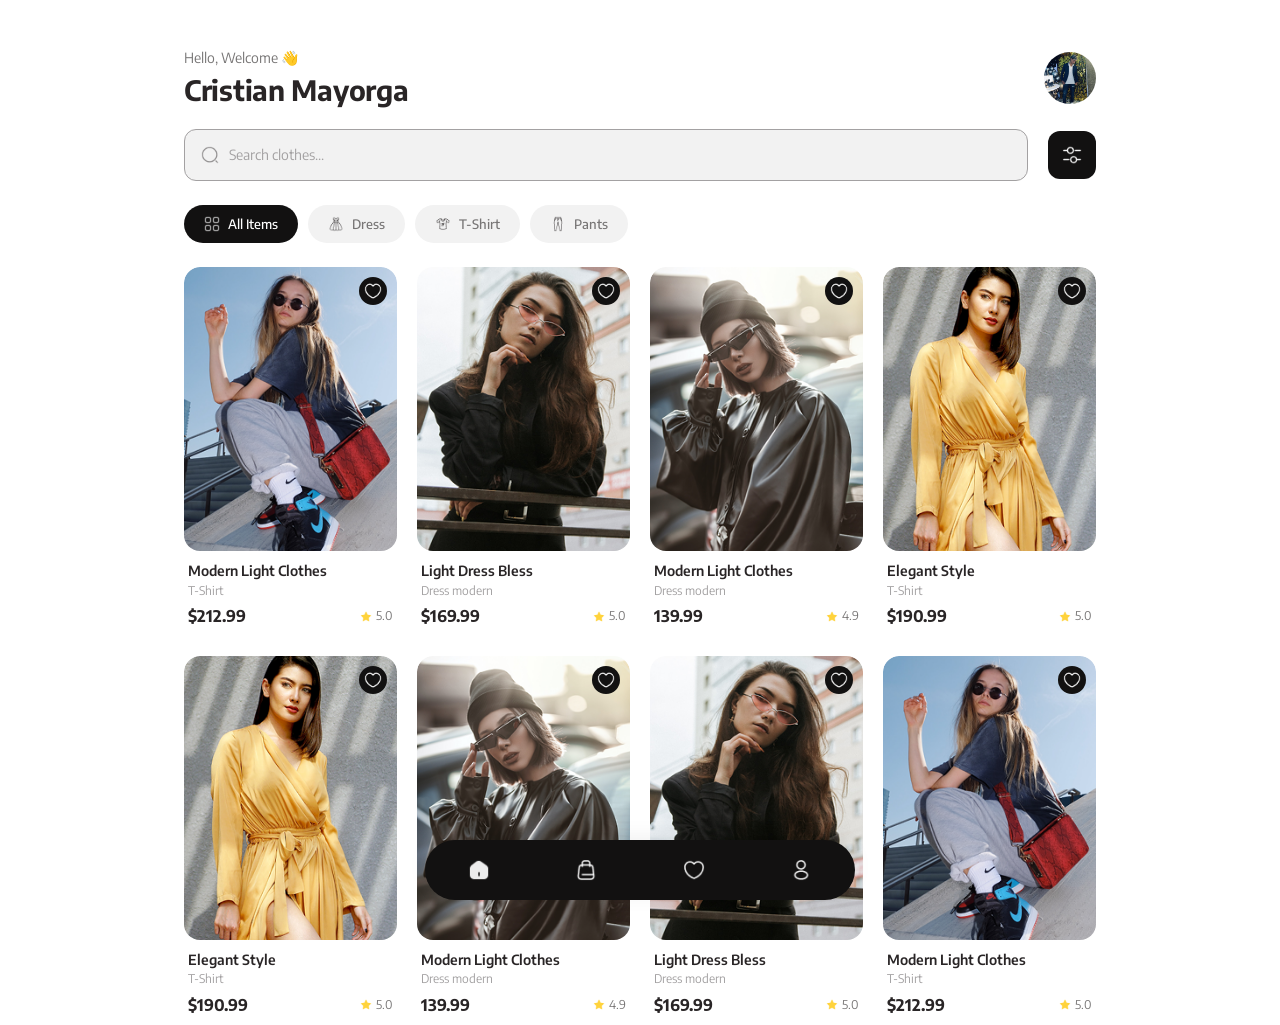
<file: index.html>
<!DOCTYPE html>
<html lang="es">
<head>
  <meta charset="UTF-8">
  <meta name="viewport" content="width=device-width, initial-scale=1.0">
  <title>StyleVibe - E-commerce de Ropa</title>
  <link rel="stylesheet" href="css/variables.css">
  <link rel="stylesheet" href="css/style.css">
  <link rel="icon" href="storage/img/icono.jpg">
</head>
<body>

  <div class="appContainer">
    <header class="header">
      <div class="headerGreeting">
        <span class="greetingLabel">Hello, Welcome 👋</span>
        <h1 class="greetingName">Cristian Mayorga</h1>
      </div>

      <!-- IMAGEN LOCAL: storage/img/avatars/avatar.jpg -->
      <div class="profileAvatar">
        <img src="storage/img/perfilfoto.jpg" alt="Daniel Mayorga">
      </div>
    </header>


    <!-- Contenedor que pone la barra y el botón lado a lado -->
<div class="searchRow">

  <!-- Barra de búsqueda (solo lupa + input) -->
  <div class="searchBar">
    <img src="storage/img/icons/lupa.png" alt="lupa" class="searchIcon">
    <input
      type="text"
      class="searchInput"
      placeholder="Search clothes..."
      aria-label="Buscar ropa"
    >
  </div>


  <div class="filterBtn">
    <img src="storage/img/icons/multimedia.png" alt="Filtros">
  </div>

</div>


    <div class="categoriesScroll">
      <a href="#" class="categoryChip categoryChip--active">
        <img src="storage/img/icons/cuadritos.png" alt="">
        All Items
      </a>

      <a href="#" class="categoryChip">
        <img src="storage/img/icons/dress.png" alt="dress">
        Dress
      </a>

      <a href="#" class="categoryChip">
        <img src="storage/img/icons/shirt.png" alt="shirt">
        T-Shirt
      </a>

      <a href="#" class="categoryChip">
        <img src="storage/img/icons/pants.png" alt="pants">
        Pants
      </a>
    </div>


    <!-- ============================================
         GRID DE PRODUCTOS
         Figma: 2 columnas, 4 productos visibles
         ============================================ -->
    <div class="productsGrid">

      <!-- ========== PRODUCTO 1 ========== -->
      <a href="views/detail.html" class="productCard">
        <div class="productImageWrap">
          <img
            src="storage/img/products/Product1.png"
            alt="Modern Light Clothes"
            class="productImage"
          >
          <span class="favoriteBtn">
            <img src="storage/img/icons/heart.png" alt="">
          </span>
        </div>
        <div class="productInfo">
          <h3 class="productTitle">Modern Light Clothes</h3>
          <p class="productCategory">T-Shirt</p>
          <div class="productMeta">
            <span class="productPrice">$212.99</span>
            <span class="productRating">
              <img src="storage/img/icons/start.png" alt="★">
              5.0
            </span>
          </div>
        </div>
      </a>

      <!-- ========== PRODUCTO 2 ========== -->
      <a href="views/detail2.html" class="productCard">
        <div class="productImageWrap">
          <img
            src="storage/img/products/Product2.png"
            alt="Light Dress Bless"
            class="productImage"
          >
          <span class="favoriteBtn">
            <img src="storage/img/icons/heart.png" alt="">
          </span>
        </div>
        <div class="productInfo">
          <h3 class="productTitle">Light Dress Bless</h3>
          <p class="productCategory">Dress modern</p>
          <div class="productMeta">
            <span class="productPrice">$169.99</span>
            <span class="productRating">
              <img src="storage/img/icons/start.png" alt="★">
              5.0
            </span>
          </div>
        </div>
      </a>

      <!-- ========== PRODUCTO 3 ========== -->
      <a href="views/detail3.html" class="productCard">
        <div class="productImageWrap">
          <img
            src="storage/img/products/Product3.png"
            alt="Modern Light Clothes"
            class="productImage"
          >
          <span class="favoriteBtn">
            <img src="storage/img/icons/heart.png" alt="">
          </span>
        </div>
        <div class="productInfo">
          <h3 class="productTitle">Modern Light Clothes</h3>
          <p class="productCategory">Dress modern</p>
          <div class="productMeta">
            <span class="productPrice">139.99</span>
            <span class="productRating">
              <img src="storage/img/icons/start.png" alt="★">
              4.9
            </span>
          </div>
        </div>
      </a>

      <!-- ========== PRODUCTO 4 ========== -->
      <a href="views/detail4.html" class="productCard">
        <div class="productImageWrap">
          <img
            src="storage/img/products/Product4.png"
            alt="Elegant Style"
            class="productImage"
          >
          <span class="favoriteBtn">
            <img src="storage/img/icons/heart.png" alt="">
          </span>
        </div>
        <div class="productInfo">
          <h3 class="productTitle">Elegant Style</h3>
          <p class="productCategory">T-Shirt</p>
          <div class="productMeta">
            <span class="productPrice">$190.99</span>
            <span class="productRating">
              <img src="storage/img/icons/start.png" alt="★">
              5.0
            </span>
          </div>
        </div>
      </a>

      <!-- ========== PRODUCTO 5 ========== -->
      <a href="views/detail4.html" class="productCard">
        <div class="productImageWrap">
          <img
            src="storage/img/products/Product4.png"
            alt="Elegant Style"
            class="productImage"
          >
          <span class="favoriteBtn">
            <img src="storage/img/icons/heart.png" alt="">
          </span>
        </div>
        <div class="productInfo">
          <h3 class="productTitle">Elegant Style</h3>
          <p class="productCategory">T-Shirt</p>
          <div class="productMeta">
            <span class="productPrice">$190.99</span>
            <span class="productRating">
              <img src="storage/img/icons/start.png" alt="★">
              5.0
            </span>
          </div>
        </div>
      </a>


      <a href="views/detail3.html" class="productCard">
        <div class="productImageWrap">
          <img
            src="storage/img/products/Product3.png"
            alt="Modern Light Clothes"
            class="productImage"
          >
          <span class="favoriteBtn">
            <img src="storage/img/icons/heart.png" alt="">
          </span>
        </div>
        <div class="productInfo">
          <h3 class="productTitle">Modern Light Clothes</h3>
          <p class="productCategory">Dress modern</p>
          <div class="productMeta">
            <span class="productPrice">139.99</span>
            <span class="productRating">
              <img src="storage/img/icons/start.png" alt="★">
              4.9
            </span>
          </div>
        </div>
      </a>

      <a href="views/detail2.html" class="productCard">
        <div class="productImageWrap">
          <img
            src="storage/img/products/Product2.png"
            alt="Light Dress Bless"
            class="productImage"
          >
          <span class="favoriteBtn">
            <img src="storage/img/icons/heart.png" alt="">
          </span>
        </div>
        <div class="productInfo">
          <h3 class="productTitle">Light Dress Bless</h3>
          <p class="productCategory">Dress modern</p>
          <div class="productMeta">
            <span class="productPrice">$169.99</span>
            <span class="productRating">
              <img src="storage/img/icons/start.png" alt="★">
              5.0
            </span>
          </div>
        </div>
      </a>


      <!-- ========== PRODUCTO 6 ========== -->
      <a href="views/detail.html" class="productCard">
        <div class="productImageWrap">
          <img
            src="storage/img/products/Product1.png"
            alt="Modern Light Clothes"
            class="productImage"
          >
          <span class="favoriteBtn">
            <img src="storage/img/icons/heart.png" alt="">
          </span>
        </div>
        <div class="productInfo">
          <h3 class="productTitle">Modern Light Clothes</h3>
          <p class="productCategory">T-Shirt</p>
          <div class="productMeta">
            <span class="productPrice">$212.99</span>
            <span class="productRating">
              <img src="storage/img/icons/start.png" alt="★">
              5.0
            </span>
          </div>
        </div>
      </a>



    </div>

  </div>


  <!-- ============================================
                NAVBAR INFERIORaaa
            home, bag, heart, profile
  ============================================ -->
  <nav class="navbarMobile">
    <a href="index.html" class="navItem navItem--active" aria-label="Inicio">
      <!-- ÍCONO: storage/img/icons/nav-home.svg -->
      <img src="storage/img/icons/home.png" alt="Home">
    </a>

    <a href="views/checkout.html" class="navItem" aria-label="Carrito">
      <img src="storage/img/icons/bag.png" alt="Bag">
    </a>

    <a href="#" class="navItem" aria-label="Favoritos">
      <img src="storage/img/icons/heart.png" alt="Favorites">
    </a>

    <a href="views/perfil.html" class="navItem" aria-label="Perfil">
      <img src="storage/img/icons/profile.png" alt="Profile">
    </a>
  </nav>

</body>
</html>
</file>
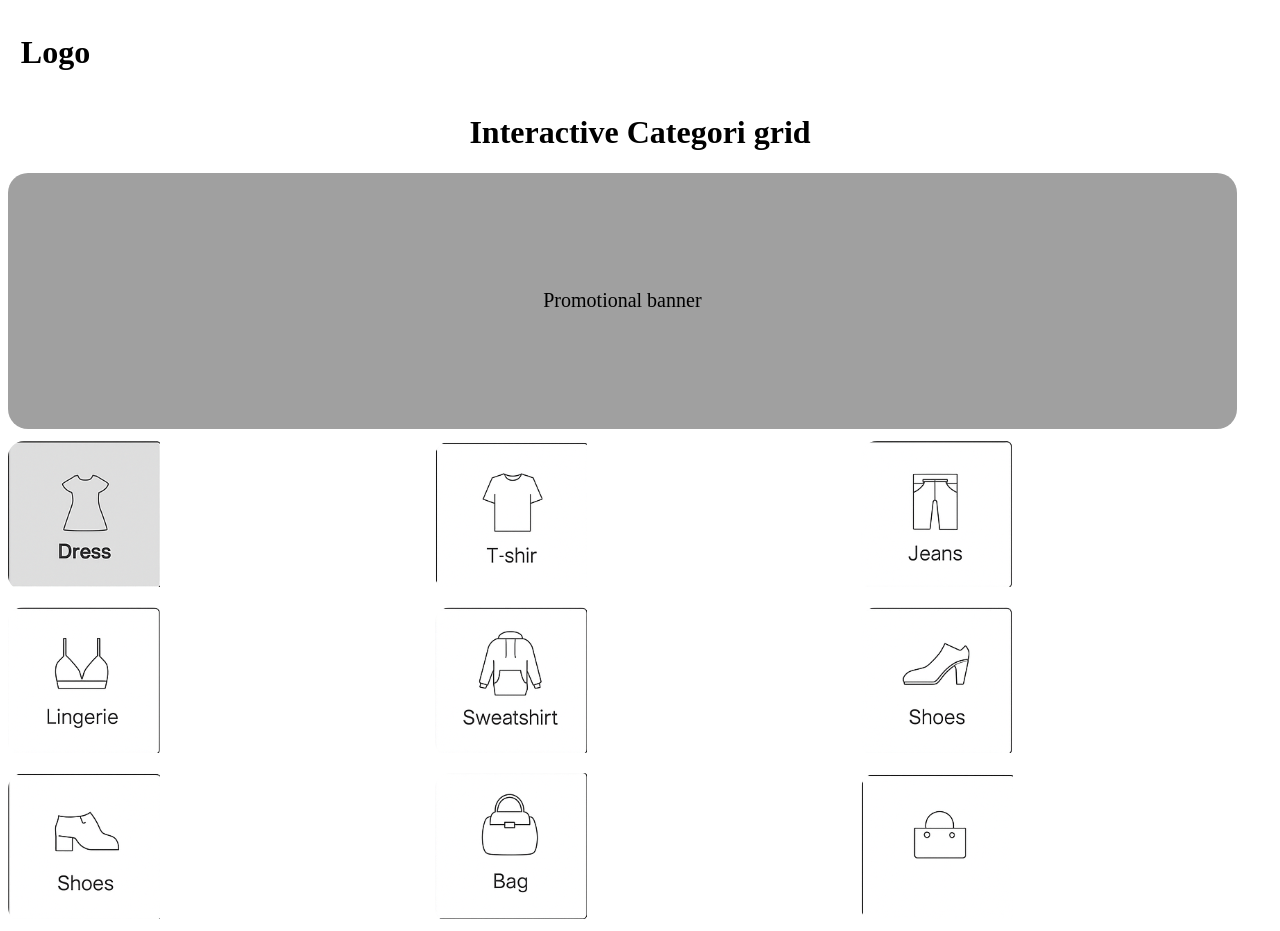
<file: views/categories.html>
<!DOCTYPE html>
<html lang="en">
<head>
    <meta charset="UTF-8">
    <meta name="viewport" content="width=device-width, initial-scale=1.0">
    <link rel="stylesheet" href="../css/categories.css">
    <link rel="stylesheet" href="../css/variables.css">
    <title>Categories</title>
</head>
<body>
    <div class="contenedor">
        <div class="logo">
            <h1>Logo</h1>
        </div>
        <div class="lineass">
            <span class="lineas"></span>
            <span class="lineas"></span>
        </div>
    </div>

    <div clas="categoriTitulo">
        <h1 id="categori">Interactive Categori grid</h1>
    </div>
    <div class="promo">
        <p id="texto">Promotional banner</p>
    </div>

    <div class="tarjetas">
        <div id="dress">
            <img src="../storage/img/Captura desde 2026-03-12 07-11-40.png" alt="">
        </div>
        <div id="dress">
            <img src="../storage/img/Captura desde 2026-03-12 07-11-46.png" alt="">
        </div>
        <div id="dress">
            <img src="../storage/img/Captura desde 2026-03-12 07-11-53.png" alt="">
        </div>
        <div id="dress">
            <img src="../storage/img/Captura desde 2026-03-12 07-11-59.png" alt="">
        </div>
        <div id="dress">
            <img src="../storage/img/Captura desde 2026-03-12 07-12-03.png" alt="">
        </div>
        <div id="dress">
            <img src="../storage/img/Captura desde 2026-03-12 07-12-09.png" alt="">
        </div>
        <div id="dress">
            <img src="../storage/img/Captura desde 2026-03-12 07-12-13.png" alt="">
        </div>
        <div id="dress">
            <img src="../storage/img/Captura desde 2026-03-12 07-12-17.png" alt="">
        </div>
        <div id="dress">
            <img src="../storage/img/Captura desde 2026-03-12 07-12-20.png" alt="">
        </div>
    </div>
</body>
</html>
</file>
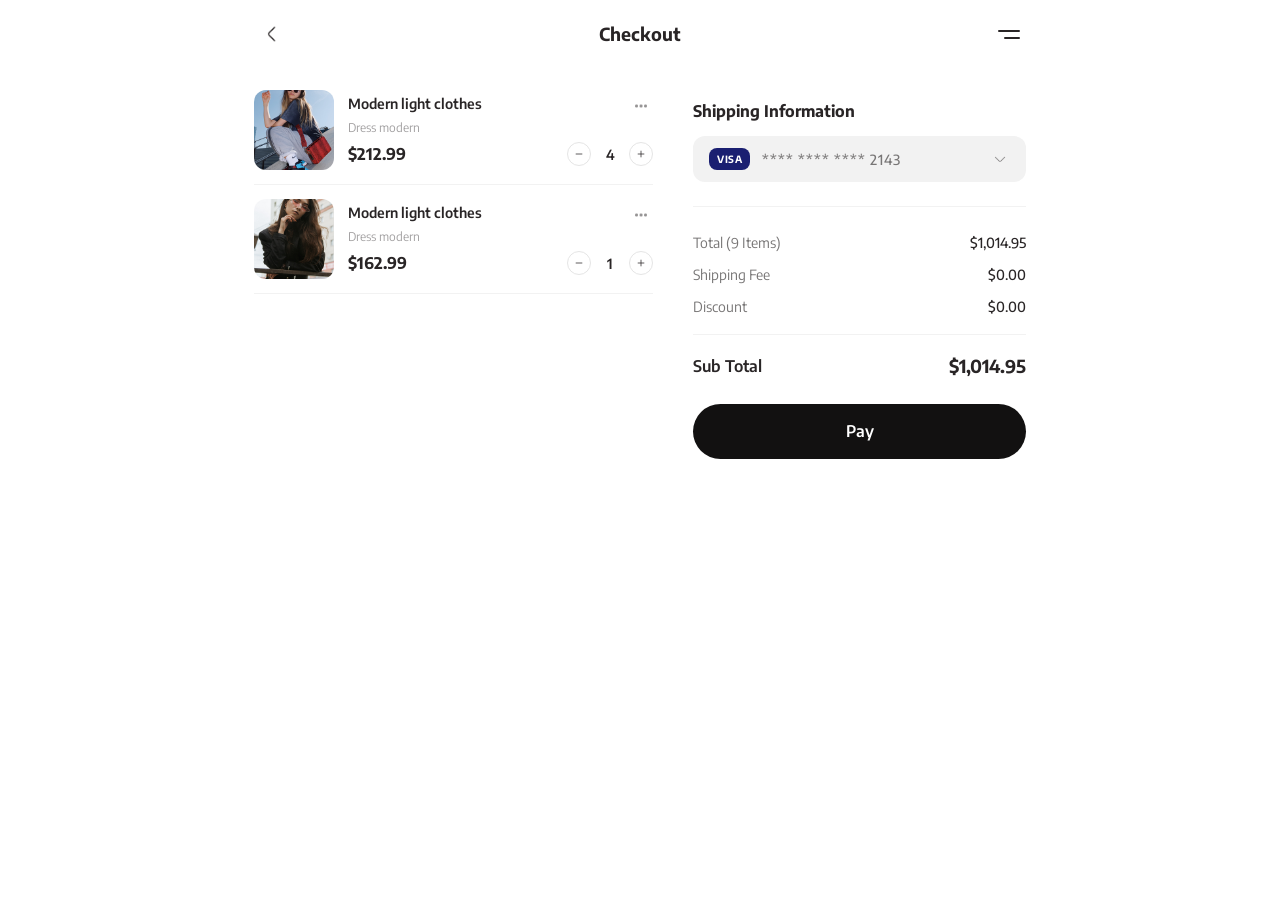
<file: views/checkout.html>
<!DOCTYPE html>
<html lang="es">
<head>
  <meta charset="UTF-8">
  <meta name="viewport" content="width=device-width, initial-scale=1.0">
  <title>Checkout - StyleVibe</title>

  <link rel="stylesheet" href="../css/variables.css">
  <link rel="stylesheet" href="../css/checkout.css">
</head>
<body>


  <header class="checkoutHeader">
    <!-- Botón ATRÁS -->
    <a href="detail.html" class="backBtn" aria-label="Volver">
      <img src="../storage/img/icons/atras.png" alt="Atrás">
    </a>

    <!-- Título -->
    <h1 class="checkoutTitle">Checkout</h1>

    <!-- Botón hamburguesa: abre el menú -->
    <a href="#mobileMenu" class="menuBtn" aria-label="Abrir menú">
      <span class="menuLine"></span>
      <span class="menuLine"></span>
    </a>
  </header>


  <!-- ============================================
       CONTENIDO PRINCIPAL
       ============================================ -->
  <main class="checkoutContent">

    <!-- =====================
         COLUMNA: Productos
         ===================== -->
    <div class="cartItemsSection">

      <!-- ========== PRODUCTO 1 ========== -->
      <div class="cartItem">
        <div class="cartItemImage">
          <img src="../storage/img/products/Product1.png" alt="Modern light clothes">
        </div>
        <div class="cartItemInfo">
          <div class="cartItemTop">
            <h3 class="cartItemTitle">Modern light clothes</h3>
            <button class="cartItemMenu" aria-label="Opciones">
              <img src="../storage/img/icons/tres.png" alt="...">
            </button>
          </div>
          <p class="cartItemCategory">Dress modern</p>
          <div class="cartItemBottom">
            <span class="cartItemPrice">$212.99</span>
            <div class="cartQty">
              <span class="cartQtyBtn" aria-label="Reducir">
                <img src="../storage/img/icons/menos.png" alt="−">
              </span>
              <span class="cartQtyNum">4</span>
              <span class="cartQtyBtn" aria-label="Aumentar">
                <img src="../storage/img/icons/mas.png" alt="+">
              </span>
            </div>
          </div>
        </div>
      </div>

      <!-- ========== PRODUCTO 2 ========== -->
      <div class="cartItem">
        <div class="cartItemImage">
          <img src="../storage/img/products/Product2.png" alt="Modern light clothes">
        </div>
        <div class="cartItemInfo">
          <div class="cartItemTop">
            <h3 class="cartItemTitle">Modern light clothes</h3>
            <button class="cartItemMenu" aria-label="Opciones">
              <img src="../storage/img/icons/tres.png" alt="...">
            </button>
          </div>
          <p class="cartItemCategory">Dress modern</p>
          <div class="cartItemBottom">
            <span class="cartItemPrice">$162.99</span>
            <div class="cartQty">
              <span class="cartQtyBtn" aria-label="Reducir">
                <img src="../storage/img/icons/menos.png" alt="−">
              </span>
              <span class="cartQtyNum">1</span>
              <span class="cartQtyBtn" aria-label="Aumentar">
                <img src="../storage/img/icons/mas.png" alt="+">
              </span>
            </div>
          </div>
        </div>
      </div>

    </div><!-- Fin cartItemsSection -->


    <!-- =====================
         COLUMNA: Resumen y Pago
         ===================== -->
    <div class="checkoutSidebar">

      <!-- SHIPPING INFORMATION -->
      <div class="shippingSection">
        <p class="sectionLabel">Shipping Information</p>

        <div class="paymentCard">
          <span class="visaBadge">VISA</span>
          <span class="paymentNumber">**** **** **** 2143</span>
          <span class="paymentDropdown">
            <img src="../storage/img/icons/under.png" alt="▼">
          </span>
        </div>
      </div>

      <!-- RESUMEN DE COMPRA -->
      <div class="checkoutSummary">
        <div class="summaryRow">
          <span class="summaryLabel">Total (9 Items)</span>
          <span class="summaryValue">$1,014.95</span>
        </div>

        <div class="summaryRow">
          <span class="summaryLabel">Shipping Fee</span>
          <span class="summaryValue">$0.00</span>
        </div>

        <div class="summaryRow">
          <span class="summaryLabel">Discount</span>
          <span class="summaryValue">$0.00</span>
        </div>

        <hr class="summaryDivider">

        <div class="summaryRow summaryRow--total">
          <span class="summaryLabel">Sub Total</span>
          <span class="summaryValue">$1,014.95</span>
        </div>
      </div>

      <!-- BOTÓN PAY -->
      <div class="payBtnWrap">
        <a href="#confirmPurchase" class="payBtn">
          Pay
        </a>
      </div>

    </div><!-- Fin checkoutSidebar -->
  </main>


  <!-- ============================================
       MENÚ MÓVIL HAMBURGUESA
       Se abre con CSS :target al hacer clic en ≡
       ============================================ -->
  <div id="mobileMenu" class="mobileMenu">
    <!-- Fondo oscuro: al hacer clic cierra el menú -->
    <a href="#" class="mobileMenuOverlay" aria-label="Cerrar menú"></a>

    <!-- Panel lateral del menú -->
    <nav class="mobileMenuPanel">
      <!-- Header del menú -->
      <div class="mobileMenuHeader">
        <span class="mobileMenuTitle">Checkout</span>
        <a href="#" class="mobileMenuClose" aria-label="Cerrar">✕</a>
      </div>

      <!-- Links de navegación -->
      <a href="../index.html" class="mobileMenuItem">
        <img src="../storage/img/icons/home2.png" alt="">
        <span>Home</span>
      </a>

      <a href="../views/checkout.html" class="mobileMenuItem mobileMenuItem--active">
        <img src="../storage/img/icons/bag2.png" alt="">
        <span>Cart</span>
      </a>

      <a href="#" class="mobileMenuItem">
        <img src="../storage/img/icons/corazon.png" alt="">
        <span>Favorites</span>
      </a>

      <a href="../views/perfil.html" class="mobileMenuItem">
        <img src="../storage/img/icons/profile2.png" alt="">
        <span>Profile</span>
      </a>
    </nav>
  </div>


  <!-- ============================================
      MODAL DE CONFIRMACIÓN
      ============================================ -->
  <div id="confirmPurchase" class="confirmModal">
    <div class="confirmModalContent">
      <div class="confirmIcon">
        <img src="../storage/img/icons/chulo-Photoroom.png" alt="✓">
      </div>

      <h2 class="confirmTitle">Payment Successful!</h2>

      <p class="confirmText">
        Your order has been placed successfully.
        You will receive a confirmation email with
        your order details and tracking number.
      </p>

      <a href="../index.html" class="confirmBtn">
        Back to Home
      </a>
    </div>
  </div>

</body>
</html>
</file>
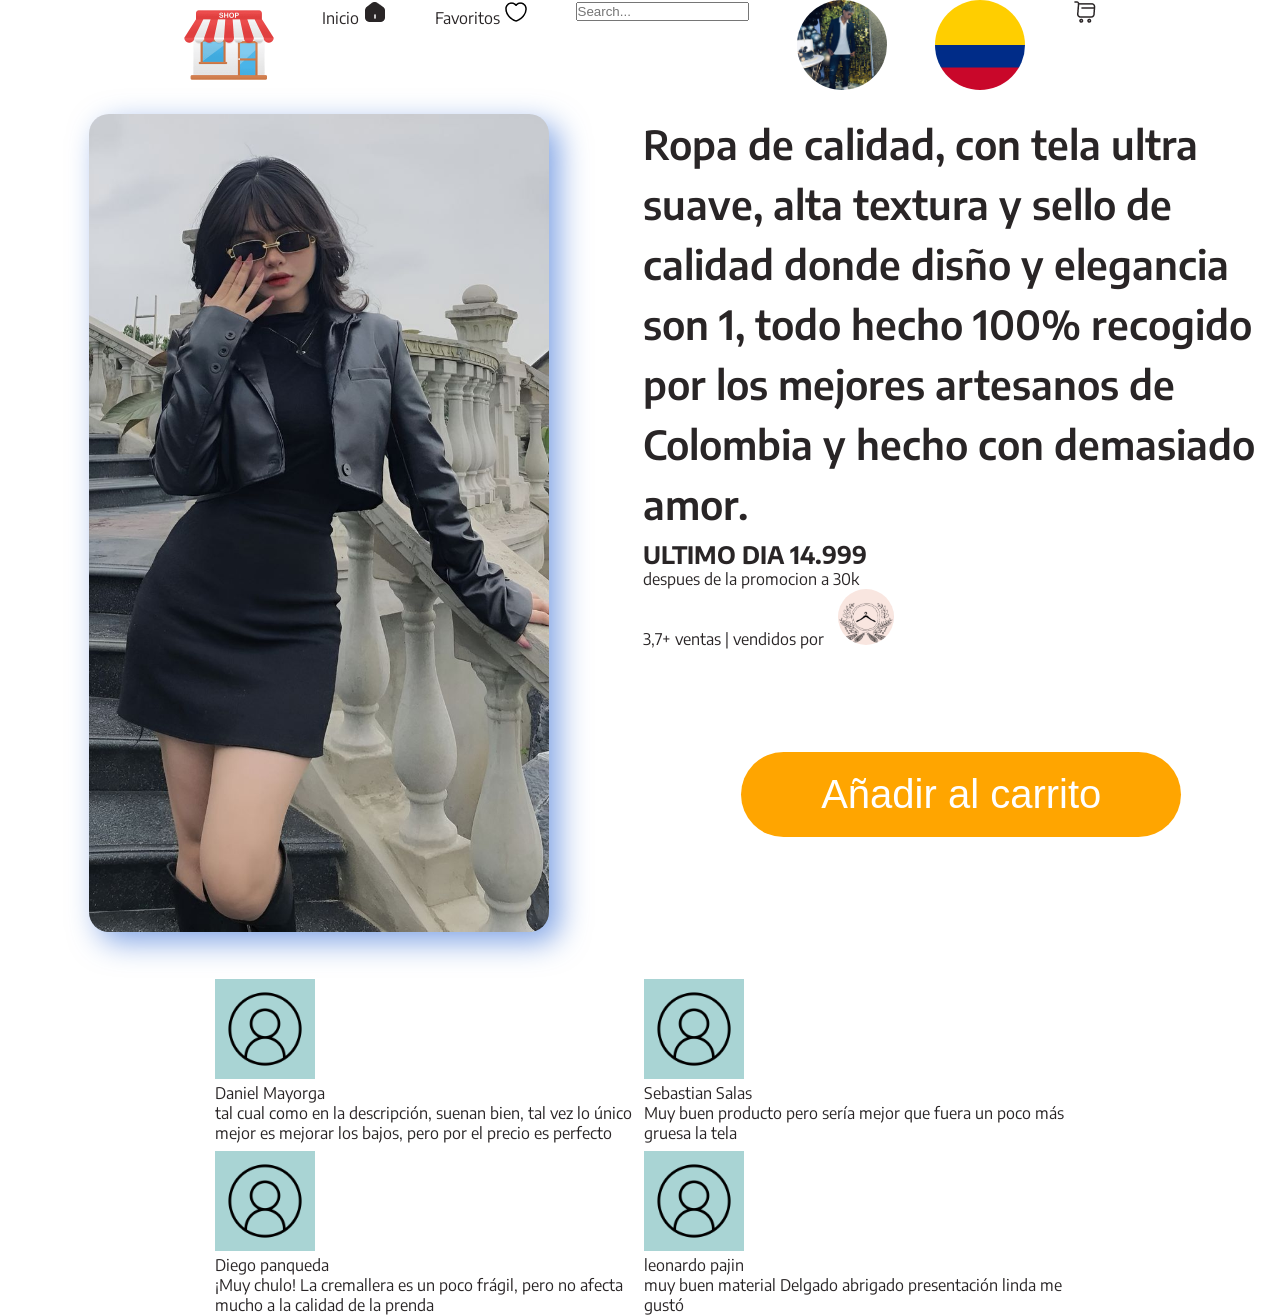
<file: views/comentario.html>
<!DOCTYPE html>
<html lang="es">
<head>
  <meta charset="UTF-8">
  <meta name="viewport" content="width=device-width, initial-scale=1.0">
  <link rel="stylesheet" href="../css/variables.css">
  <link rel="stylesheet" href="../css/comentario.css">
  <title>Comentarios</title>
</head>
<body>
  <div class="general">
    <nav class="upContent">
      <a class="upContentLogo" href="comentario.html">
        <img src="../storage/img/icons/logoTienda.png" alt="">
      </a>
      <a class="upContentInicio" href="../index.html">Inicio
        <img src="../storage/img/icons/home2.png" alt="inicio">
      </a>
      <a class="upContentFavorito" href="favorito.html">Favoritos
        <img src="../storage/img/icons/corazon.png" alt="favoritos">
      </a>
      <search class="upContentLupa">
        <input placeholder="Search..." type="search">
      </search>
      <img class="upContentPerfil" src="../storage/img/perfilfoto.jpg" alt="fotoPerfil">
      <a class="upContentColombia" href="https://es.wikipedia.org/wiki/Colombia">
        <img  class="upContentColombia" src="../storage/img/icons/colombia.png" alt="idioma">
      </a>
      <a class="upContentPagar" href="checkout.html">
        <img src="../storage/img/icons/carrito.png" alt="">
      </a>
    </nav>

    <div class="hero">
      <main class="hero1">
        <div class="heroImagen">
          <img src="../storage/img/products/elegante.jpg" alt="producto">
        </div>
        <div class="heroContent">
          <p> Ropa de calidad, con tela ultra suave, alta textura y sello de calidad 
            donde disño y elegancia son 1, todo hecho 100% recogido por los 
            mejores artesanos de Colombia y hecho con demasiado amor.
            </p>
        </div>
        <div class="heroContentPrice">
          <h2>ULTIMO DIA 14.999</h2>
          <p>despues de la promocion a 30k</p>
          <p>3,7+ ventas | vendidos por <img src="../storage/img/icono.jpg" alt="icon"></p>
        </div>
        <div class="heroContentCompra">
          <button class="heroButton">Añadir al carrito</button>
        </div>
      </main>
    </div>
    <article class="comentarios"> 
      <article class="comentario1">
        <img class="img" src="../storage/img/icons/perfilicon.png" alt="usuario">
        <p> Daniel Mayorga </p>
        <p>tal cual como en la descripción, suenan bien, tal vez lo único mejor es mejorar los bajos, pero por el precio es perfecto
        </p>
      </article>
      <article class="comentario2">
        <img class="img" src="../storage/img/icons/perfilicon.png" alt="usuario">
        <p> Sebastian Salas </p>
        <p>Muy buen producto pero sería mejor que fuera un poco más gruesa la tela
        </p>
      </article>
      <article class="comentario3">
        <img class="img" src="../storage/img/icons/perfilicon.png" alt="usuario">
        <p> Diego panqueda </p>
        <p>¡Muy chulo! La cremallera es un poco frágil, pero no afecta mucho a la calidad de la prenda
        </p>
      </article>
      <article class="comentario4">
        <img class="img" src="../storage/img/icons/perfilicon.png" alt="usuario">
        <p> leonardo pajin </p>
        <p>muy buen material Delgado abrigado presentación linda me gustó
        </p>
      </article>
    </article>

  </div>
</body>
</html>
</file>
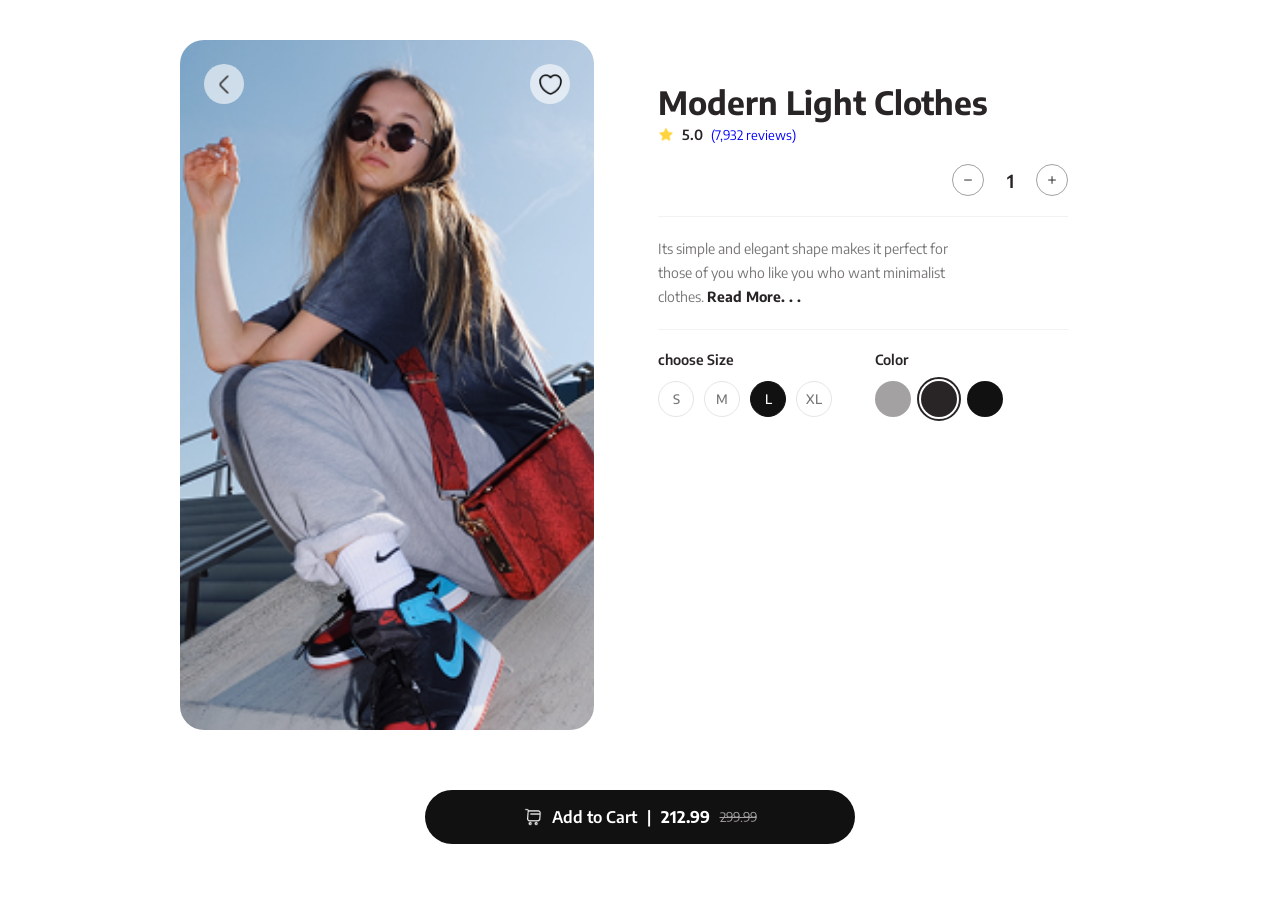
<file: views/detail.html>
<!DOCTYPE html>
<html lang="es">
<head>
  <meta charset="UTF-8">
  <meta name="viewport" content="widh=device-width, initial-scale=1.0">
  <title> Light Dress Bless </title>
  <link rel="stylesheet" href="../css/variables.css">
  <link rel="stylesheet" href="../css/detail.css">
</head>
<body>
  <div class="detailLayout">
    <div class="productHero">
      <div class="topBar">
        <a href="../index.html" class="topBarBtnV" aria-label="Volver">
          <img src="../storage/img/icons/atras.png" alt="Atras">
        </a>
        <a href="../views/favorito.html" class="topBarBtnF" aria-label="Favorito"> 
          <img src="../storage/img/icons/corazon.png" alt="Favorito">
        </a>
      </div>
        <img src="../storage/img/products/Product1.png" alt="Light Dress Bless" class="productImage">
    </div>
      <!-- ============================================
                      PANEL DE INFORMACIÓN
        ============================================ -->
    <div class="detailPanel">
      <h1 class="detailTittle">Modern Light Clothes</h1>
      <div class="detailRatingRow">
        <img src="../storage/img/icons/start.png" alt="★" class="detailStar">
        <span class="detailRatingNum">5.0</span>
        <span class="detailReviews">(7,932 reviews)</span>
      </div>
      <div class="quantityRow">
        <div></div>
        <div class="quantitySelector">
          <span class="qtyBtn" aria-label="Reducir">
            <img src="../storage/img/icons/menos.png" alt="-">
          </span>
          <span class="qtyNumber">1</span>
          <span class="qtyBtn" aria-label="Aumentar">
            <img src="../storage/img/icons/mas.png" alt="+">
          </span>
        </div>
      </div>
      <hr class="detailDivider">
      <p class="detailDescription">
        Its simple and elegant shape makes it perfect for <br>
        those of you who like you who want minimalist <br>
        clothes. <a href="#modalDescription" class="readMoreLink">Read More. . .</a>
      </p>
      <hr class="detailDivider">
      <div class="selectorRow">
        <div class="selectorGroup">
          <p class="selectorLabel">
            choose Size
          </p>
          <div class="sizeSelector">
            <span class="sizeOption">S</span>
            <span class="sizeOption">M</span>
            <span class="sizeOption sizeOption--active">L</span>
            <span class="sizeOption">XL</span>
          </div>
        </div>

        <div class="selectorGroup">
          <p class="selectorLabel">Color</p>
          <div class="colorSelector">
            <span class="colorOption colorOption--gray" aria-label="Gris"></span>
            <span class="colorOption colorOption--dark colorOption--active" aria-label="Oscuro"></span>
            <span class="colorOption colorOption--black" aria-label="Negro"></span>
          </div>
        </div>

      </div>
    </div>
  </div>
  <!-- ============================================
                  "Add to Cart"
    ====================================== -->
  <div class="buyButtonWrap">
    <a href="checkout.html" class="buyButton">
      <img src="../storage/img/icons/carrito.png" alt="">
      <span>Add to Cart</span>
      <span>|</span>
      <span class="buyBtnPrice">212.99</span>
      <span class="buyBtnOldPrice">299.99</span>
    </a>
  </div>

  <div id="modalDescription" class="modal">
    <div class="modalContent">
      <div class="modalHandle"></div>
        <h2 class="modalTittle">Product Description</h2>
        <p class="modalText">
          Its simple and elegant shape makes it perfect for
          those of you who like you who want minimalist
          clothes. The fabric is soft, breathable and
          comfortable for all-day wear.
        </p>
        <p class="modalText">
          Made from premium quality cotton blend material,
          this dress features a flattering silhouette that
          suits various body types. The minimalist design
          makes it easy to pair with different accessories
          and shoes.
        </p>
        <p class="modalText">
          Care instructions: Machine wash cold, tumble dry
          low. Do not bleach. Iron on low heat.
        </p>
        <a href="#" class="modalClose">Close</a>
    </div>
  </div>
</body>
</html>
</file>
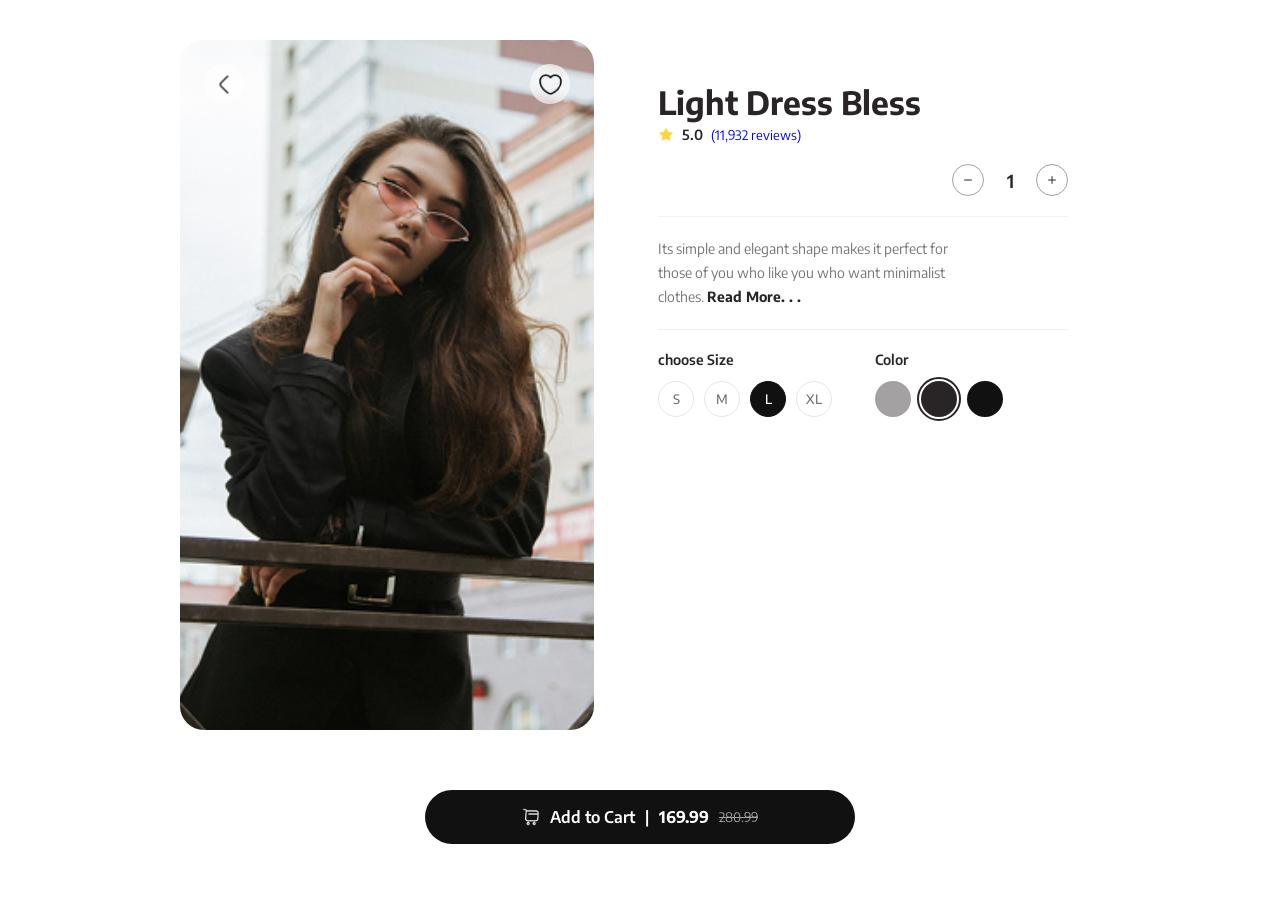
<file: views/detail2.html>
<!DOCTYPE html>
<html lang="es">
<head>
  <meta charset="UTF-8">
  <meta name="viewport" content="widh=device-width, initial-scale=1.0">
  <title> Light Dress Bless </title>
  <link rel="stylesheet" href="../css/variables.css">
  <link rel="stylesheet" href="../css/detail.css">
</head>
<body>
  <div class="detailLayout">
    <div class="productHero">
      <div class="topBar">
        <a href="../index.html" class="topBarBtnV" aria-label="Volver">
          <img src="../storage/img/icons/atras.png" alt="Atras">
        </a>
        <a href="../views/favorito.html" class="topBarBtnF" aria-label="Favorito"> 
          <img src="../storage/img/icons/corazon.png" alt="Favorito">
        </a>
      </div>
        <img src="../storage/img/products/Product2.png" alt="Light Dress Bless" class="productImage">
    </div>
      <!-- ============================================
                      PANEL DE INFORMACIÓN
        ============================================ -->
    <div class="detailPanel">
      <h1 class="detailTittle"> Light Dress Bless</h1>
      <div class="detailRatingRow">
        <img src="../storage/img/icons/start.png" alt="★" class="detailStar">
        <span class="detailRatingNum">5.0</span>
        <span class="detailReviews">(11,932 reviews)</span>
      </div>
      <div class="quantityRow">
        <div></div>
        <div class="quantitySelector">
          <span class="qtyBtn" aria-label="Reducir">
            <img src="../storage/img/icons/menos.png" alt="-">
          </span>
          <span class="qtyNumber">1</span>
          <span class="qtyBtn" aria-label="Aumentar">
            <img src="../storage/img/icons/mas.png" alt="+">
          </span>
        </div>
      </div>
      <hr class="detailDivider">
      <p class="detailDescription">
        Its simple and elegant shape makes it perfect for <br>
        those of you who like you who want minimalist <br>
        clothes. <a href="#modalDescription" class="readMoreLink">Read More. . .</a>
      </p>
      <hr class="detailDivider">
      <div class="selectorRow">
        <div class="selectorGroup">
          <p class="selectorLabel">
            choose Size
          </p>
          <div class="sizeSelector">
            <span class="sizeOption">S</span>
            <span class="sizeOption">M</span>
            <span class="sizeOption sizeOption--active">L</span>
            <span class="sizeOption">XL</span>
          </div>
        </div>

        <div class="selectorGroup">
          <p class="selectorLabel">Color</p>
          <div class="colorSelector">
            <span class="colorOption colorOption--gray" aria-label="Gris"></span>
            <span class="colorOption colorOption--dark colorOption--active" aria-label="Oscuro"></span>
            <span class="colorOption colorOption--black" aria-label="Negro"></span>
          </div>
        </div>

      </div>
    </div>
  </div>
  <!-- ============================================
                  "Add to Cart"
    ====================================== -->
  <div class="buyButtonWrap">
    <a href="checkout.html" class="buyButton">
      <img src="../storage/img/icons/carrito.png" alt="">
      <span>Add to Cart</span>
      <span>|</span>
      <span class="buyBtnPrice">169.99</span>
      <span class="buyBtnOldPrice">280.99</span>
    </a>
  </div>

  <div id="modalDescription" class="modal">
    <div class="modalContent">
      <div class="modalHandle"></div>
        <h2 class="modalTittle">Product Description</h2>
        <p class="modalText">
          Its simple and elegant shape makes it perfect for
          those of you who like you who want minimalist
          clothes. The fabric is soft, breathable and
          comfortable for all-day wear.
        </p>
        <p class="modalText">
          Made from premium quality cotton blend material,
          this dress features a flattering silhouette that
          suits various body types. The minimalist design
          makes it easy to pair with different accessories
          and shoes.
        </p>
        <p class="modalText">
          Care instructions: Machine wash cold, tumble dry
          low. Do not bleach. Iron on low heat.
        </p>
        <a href="#" class="modalClose">Close</a>
    </div>
  </div>
</body>
</html>
</file>
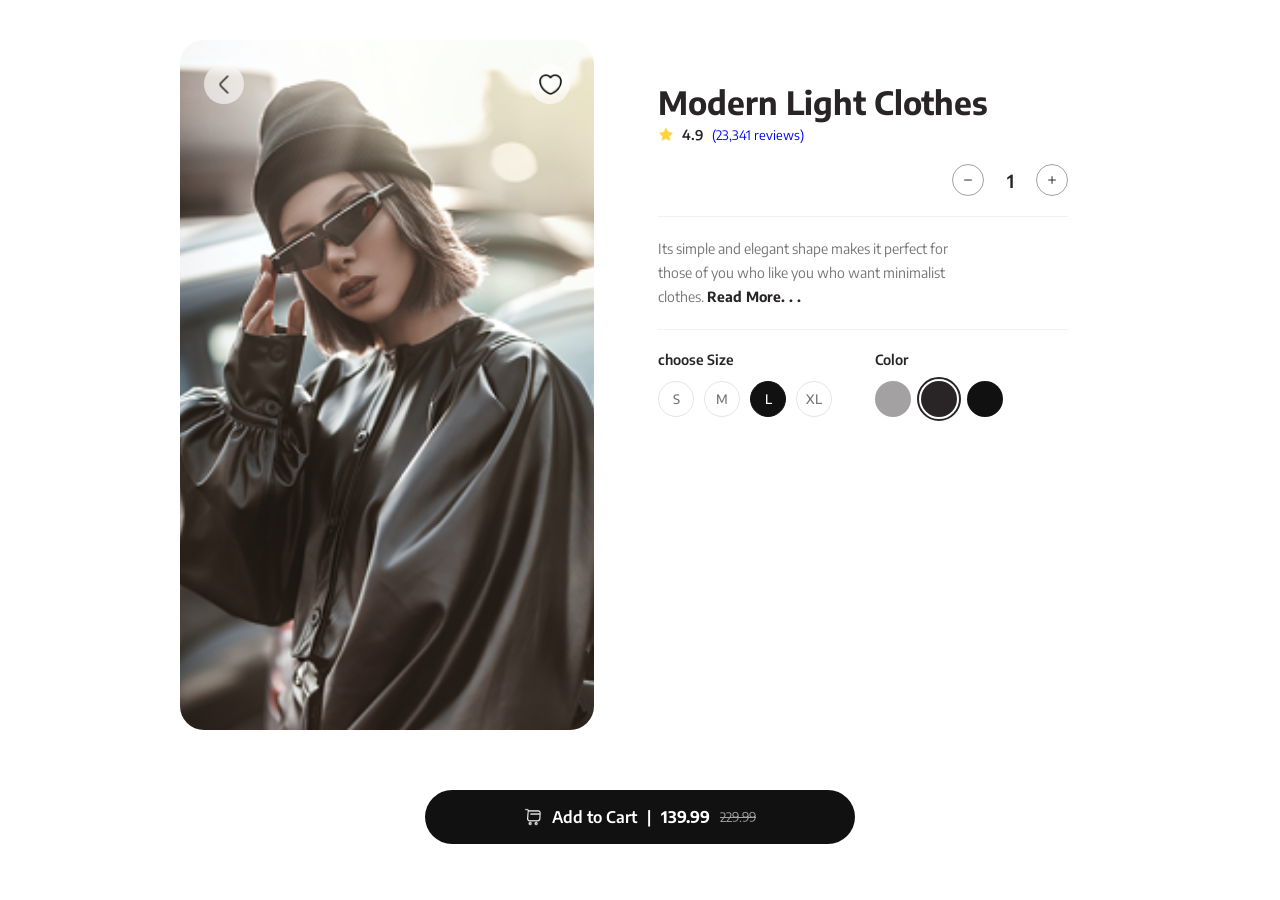
<file: views/detail3.html>
<!DOCTYPE html>
<html lang="es">
<head>
  <meta charset="UTF-8">
  <meta name="viewport" content="widh=device-width, initial-scale=1.0">
  <title> Light Dress Bless </title>
  <link rel="stylesheet" href="../css/variables.css">
  <link rel="stylesheet" href="../css/detail.css">
</head>
<body>
  <div class="detailLayout">
    <div class="productHero">
      <div class="topBar">
        <a href="../index.html" class="topBarBtnV" aria-label="Volver">
          <img src="../storage/img/icons/atras.png" alt="Atras">
        </a>
        <a href="../views/favorito.html" class="topBarBtnF" aria-label="Favorito"> 
          <img src="../storage/img/icons/corazon.png" alt="Favorito">
        </a>
      </div>
        <img src="../storage/img/products/Product3.png" alt="Light Dress Bless" class="productImage">
    </div>
      <!-- ============================================
                      PANEL DE INFORMACIÓN
        ============================================ -->
    <div class="detailPanel">
      <h1 class="detailTittle"> Modern Light Clothes</h1>
      <div class="detailRatingRow">
        <img src="../storage/img/icons/start.png" alt="★" class="detailStar">
        <span class="detailRatingNum">4.9</span>
        <span class="detailReviews">(23,341 reviews)</span>
      </div>
      <div class="quantityRow">
        <div></div>
        <div class="quantitySelector">
          <span class="qtyBtn" aria-label="Reducir">
            <img src="../storage/img/icons/menos.png" alt="-">
          </span>
          <span class="qtyNumber">1</span>
          <span class="qtyBtn" aria-label="Aumentar">
            <img src="../storage/img/icons/mas.png" alt="+">
          </span>
        </div>
      </div>
      <hr class="detailDivider">
      <p class="detailDescription">
        Its simple and elegant shape makes it perfect for <br>
        those of you who like you who want minimalist <br>
        clothes. <a href="#modalDescription" class="readMoreLink">Read More. . .</a>
      </p>
      <hr class="detailDivider">
      <div class="selectorRow">
        <div class="selectorGroup">
          <p class="selectorLabel">
            choose Size
          </p>
          <div class="sizeSelector">
            <span class="sizeOption">S</span>
            <span class="sizeOption">M</span>
            <span class="sizeOption sizeOption--active">L</span>
            <span class="sizeOption">XL</span>
          </div>
        </div>

        <div class="selectorGroup">
          <p class="selectorLabel">Color</p>
          <div class="colorSelector">
            <span class="colorOption colorOption--gray" aria-label="Gris"></span>
            <span class="colorOption colorOption--dark colorOption--active" aria-label="Oscuro"></span>
            <span class="colorOption colorOption--black" aria-label="Negro"></span>
          </div>
        </div>

      </div>
    </div>
  </div>
  <!-- ============================================
                  "Add to Cart"
    ====================================== -->
  <div class="buyButtonWrap">
    <a href="checkout.html" class="buyButton">
      <img src="../storage/img/icons/carrito.png" alt="">
      <span>Add to Cart</span>
      <span>|</span>
      <span class="buyBtnPrice">139.99</span>
      <span class="buyBtnOldPrice">229.99</span>
    </a>
  </div>

  <div id="modalDescription" class="modal">
    <div class="modalContent">
      <div class="modalHandle"></div>
        <h2 class="modalTittle">Product Description</h2>
        <p class="modalText">
          Its simple and elegant shape makes it perfect for
          those of you who like you who want minimalist
          clothes. The fabric is soft, breathable and
          comfortable for all-day wear.
        </p>
        <p class="modalText">
          Made from premium quality cotton blend material,
          this dress features a flattering silhouette that
          suits various body types. The minimalist design
          makes it easy to pair with different accessories
          and shoes.
        </p>
        <p class="modalText">
          Care instructions: Machine wash cold, tumble dry
          low. Do not bleach. Iron on low heat.
        </p>
        <a href="#" class="modalClose">Close</a>
    </div>
  </div>
</body>
</html>
</file>
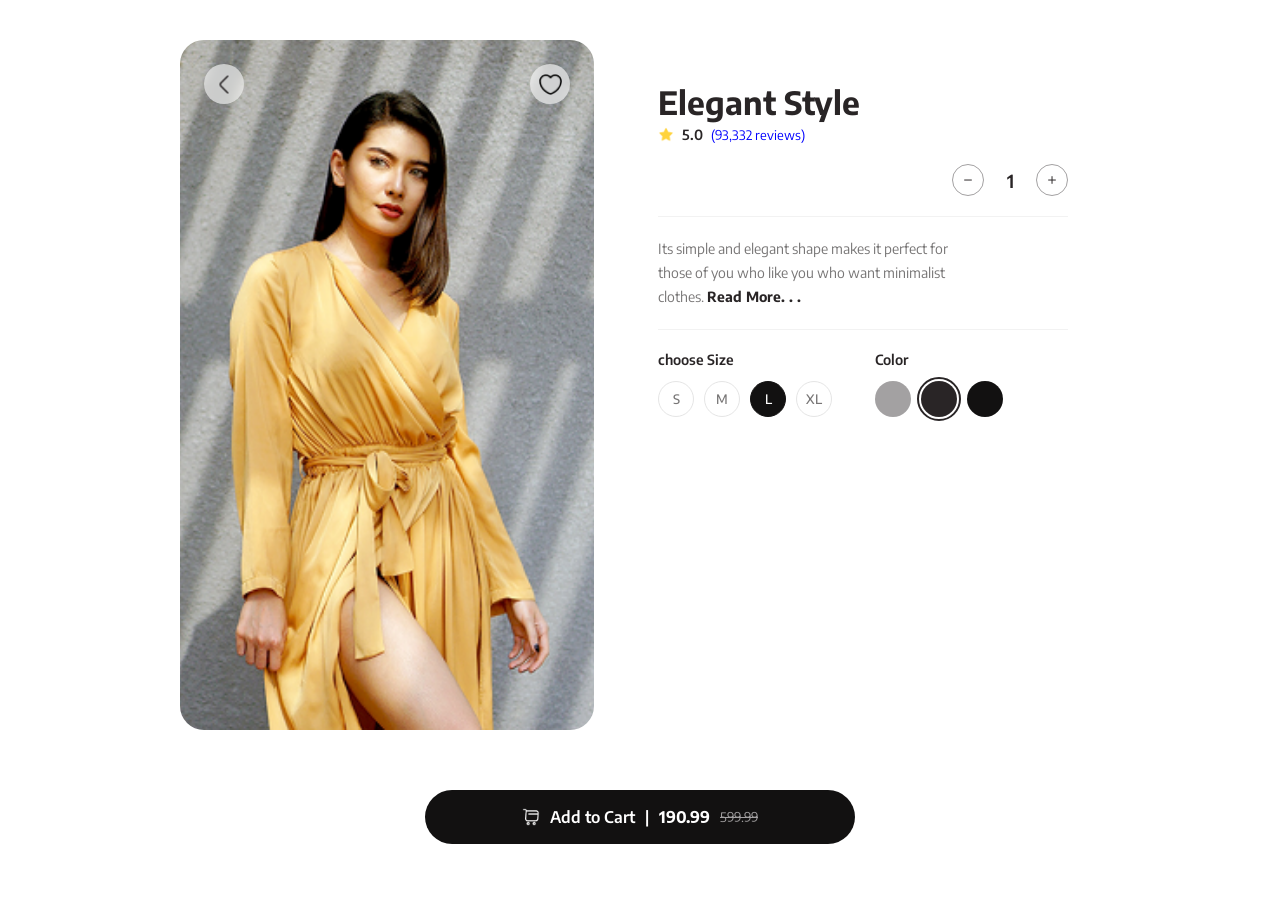
<file: views/detail4.html>
<!DOCTYPE html>
<html lang="es">
<head>
  <meta charset="UTF-8">
  <meta name="viewport" content="widh=device-width, initial-scale=1.0">
  <title> Light Dress Bless </title>
  <link rel="stylesheet" href="../css/variables.css">
  <link rel="stylesheet" href="../css/detail.css">
</head>
<body>
  <div class="detailLayout">
    <div class="productHero">
      <div class="topBar">
        <a href="../index.html" class="topBarBtnV" aria-label="Volver">
          <img src="../storage/img/icons/atras.png" alt="Atras">
        </a>
        <a href="../views/favorito.html" class="topBarBtnF" aria-label="Favorito"> 
          <img src="../storage/img/icons/corazon.png" alt="Favorito">
        </a>
      </div>
        <img src="../storage/img/products/Product4.png" alt="Light Dress Bless" class="productImage">
    </div>
      <!-- ============================================
                      PANEL DE INFORMACIÓN
        ============================================ -->
    <div class="detailPanel">
      <h1 class="detailTittle">Elegant Style</h1>
      <div class="detailRatingRow">
        <img src="../storage/img/icons/start.png" alt="★" class="detailStar">
        <span class="detailRatingNum">5.0</span>
        <span class="detailReviews">(93,332 reviews)</span>
      </div>
      <div class="quantityRow">
        <div></div>
        <div class="quantitySelector">
          <span class="qtyBtn" aria-label="Reducir">
            <img src="../storage/img/icons/menos.png" alt="-">
          </span>
          <span class="qtyNumber">1</span>
          <span class="qtyBtn" aria-label="Aumentar">
            <img src="../storage/img/icons/mas.png" alt="+">
          </span>
        </div>
      </div>
      <hr class="detailDivider">
      <p class="detailDescription">
        Its simple and elegant shape makes it perfect for <br>
        those of you who like you who want minimalist <br>
        clothes. <a href="#modalDescription" class="readMoreLink">Read More. . .</a>
      </p>
      <hr class="detailDivider">
      <div class="selectorRow">
        <div class="selectorGroup">
          <p class="selectorLabel">
            choose Size
          </p>
          <div class="sizeSelector">
            <span class="sizeOption">S</span>
            <span class="sizeOption">M</span>
            <span class="sizeOption sizeOption--active">L</span>
            <span class="sizeOption">XL</span>
          </div>
        </div>

        <div class="selectorGroup">
          <p class="selectorLabel">Color</p>
          <div class="colorSelector">
            <span class="colorOption colorOption--gray" aria-label="Gris"></span>
            <span class="colorOption colorOption--dark colorOption--active" aria-label="Oscuro"></span>
            <span class="colorOption colorOption--black" aria-label="Negro"></span>
          </div>
        </div>

      </div>
    </div>
  </div>
  <!-- ============================================
                  "Add to Cart"
    ====================================== -->
  <div class="buyButtonWrap">
    <a href="checkout.html" class="buyButton">
      <img src="../storage/img/icons/carrito.png" alt="">
      <span>Add to Cart</span>
      <span>|</span>
      <span class="buyBtnPrice">190.99</span>
      <span class="buyBtnOldPrice">599.99</span>
    </a>
  </div>

  <div id="modalDescription" class="modal">
    <div class="modalContent">
      <div class="modalHandle"></div>
        <h2 class="modalTittle">Product Description</h2>
        <p class="modalText">
          Its simple and elegant shape makes it perfect for
          those of you who like you who want minimalist
          clothes. The fabric is soft, breathable and
          comfortable for all-day wear.
        </p>
        <p class="modalText">
          Made from premium quality cotton blend material,
          this dress features a flattering silhouette that
          suits various body types. The minimalist design
          makes it easy to pair with different accessories
          and shoes.
        </p>
        <p class="modalText">
          Care instructions: Machine wash cold, tumble dry
          low. Do not bleach. Iron on low heat.
        </p>
        <a href="#" class="modalClose">Close</a>
    </div>
  </div>
</body>
</html>
</file>
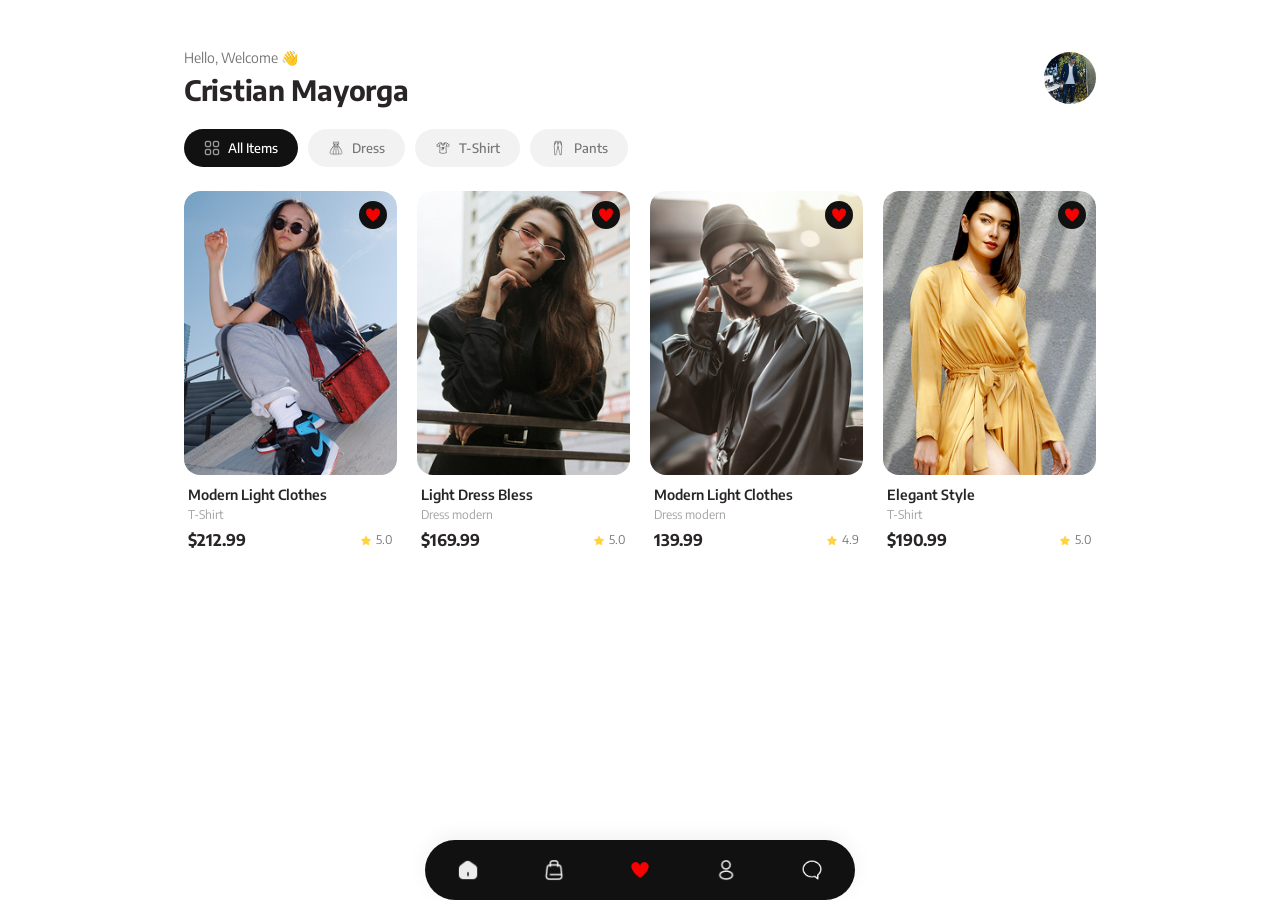
<file: views/favorito.html>
<!DOCTYPE html>
<html lang="es">
<head>
  <meta charset="UTF-8">
  <meta name="viewport" content="width=device-width, initial-scale=1.0">
  <title>StyleVibe - E-commerce de Ropa</title>
  <link rel="stylesheet" href="../css/variables.css">
  <link rel="stylesheet" href="../css/style.css">
  <link rel="icon" href="storage/img/icono.jpg">
</head>
<body>

  <div class="appContainer">
    <header class="header">
      <div class="headerGreeting">
        <span class="greetingLabel">Hello, Welcome 👋</span>
        <h1 class="greetingName">Cristian Mayorga</h1>
      </div>

      <!-- IMAGEN LOCAL: storage/img/avatars/avatar.jpg -->
      <div class="profileAvatar">
        <img src="../storage/img/perfilfoto.jpg" alt="Daniel Mayorga">
      </div>
    </header>



    <div class="categoriesScroll">
      <!-- Chip activo = fondo #121111 -->
      <a href="#" class="categoryChip categoryChip--active">
        <!-- ÍCONO: storage/img/icons/category-all.svg -->
        <img src="../storage/img/icons/cuadritos.png" alt="">
        All Items
      </a>

      <a href="#" class="categoryChip">
        <!-- ÍCONO: storage/img/icons/category-dress.svg -->
        <img src="../storage/img/icons/dress.png" alt="dress">
        Dress
      </a>

      <a href="#" class="categoryChip">
        <img src="../storage/img/icons/shirt.png" alt="shirt">
        T-Shirt
      </a>

      <a href="#" class="categoryChip">
        <img src="../storage/img/icons/pants.png" alt="pants">
        Pants
      </a>
    </div>


    <!-- ============================================
         GRID DE PRODUCTOS
         Figma: 2 columnas, 4 productos visibles
         ============================================ -->
    <div class="productsGrid">

      <!-- ========== PRODUCTO 1 ========== -->
      <a href="../views/detail.html" class="productCard">
        <div class="productImageWrap">
          <img
            src="../storage/img/products/Product1.png"
            alt="Modern Light Clothes"
            class="productImage"
          >
          <span class="favoriteBtn">
            <img src="../storage/img/icons/coralleno.png" alt="">
          </span>
        </div>
        <div class="productInfo">
          <h3 class="productTitle">Modern Light Clothes</h3>
          <p class="productCategory">T-Shirt</p>
          <div class="productMeta">
            <span class="productPrice">$212.99</span>
            <span class="productRating">
              <img src="../storage/img/icons/start.png" alt="★">
              5.0
            </span>
          </div>
        </div>
      </a>

      <!-- ========== PRODUCTO 2 ========== -->
      <!-- Figma: "Light Dress Bless" / Dress modern / $162.99 / ★ 5.0 -->
      <a href="../views/detail2.html" class="productCard">
        <div class="productImageWrap">
          <img
            src="../storage/img/products/Product2.png"
            alt="Light Dress Bless"
            class="productImage"
          >
          <span class="favoriteBtn">
            <img src="../storage/img/icons/coralleno.png" alt="">
          </span>
        </div>
        <div class="productInfo">
          <h3 class="productTitle">Light Dress Bless</h3>
          <p class="productCategory">Dress modern</p>
          <div class="productMeta">
            <span class="productPrice">$169.99</span>
            <span class="productRating">
              <img src="../storage/img/icons/start.png" alt="★">
              5.0
            </span>
          </div>
        </div>
      </a>

      <!-- ========== PRODUCTO 3 ========== -->
      <a href="../views/detail3.html" class="productCard">
        <div class="productImageWrap">
          <img
            src="../storage/img/products/Product3.png"
            alt="Modern Light Clothes"
            class="productImage"
          >
          <span class="favoriteBtn">
            <img src="../storage/img/icons/coralleno.png" alt="">
          </span>
        </div>
        <div class="productInfo">
          <h3 class="productTitle">Modern Light Clothes</h3>
          <p class="productCategory">Dress modern</p>
          <div class="productMeta">
            <span class="productPrice">139.99</span>
            <span class="productRating">
              <img src="../storage/img/icons/start.png" alt="★">
              4.9
            </span>
          </div>
        </div>
      </a>

      <!-- ========== PRODUCTO 4 ========== -->
      <a href="../views/detail4.html" class="productCard">
        <div class="productImageWrap">
          <img
            src="../storage/img/products/Product4.png"
            alt="Elegant Style"
            class="productImage"
          >
          <span class="favoriteBtn">
            <img src="../storage/img/icons/coralleno.png" alt="">
          </span>
        </div>
        <div class="productInfo">
          <h3 class="productTitle">Elegant Style</h3>
          <p class="productCategory">T-Shirt</p>
          <div class="productMeta">
            <span class="productPrice">$190.99</span>
            <span class="productRating">
              <img src="../storage/img/icons/start.png" alt="★">
              5.0
            </span>
          </div>
        </div>
      </a>


  <nav class="navbarMobile">
    <a href="../index.html" class="navItem navItem--active" aria-label="Inicio">
      <!-- ÍCONO: storage/img/icons/nav-home.svg -->
      <img src="../storage/img/icons/home.png" alt="Home">
    </a>

    <a href="../views/checkout.html" class="navItem" aria-label="Carrito">
      <img src="../storage/img/icons/bag.png" alt="Bag">
    </a>

    <a href="#" class="navItem" aria-label="Favoritos">
      <img src="../storage/img/icons/coralleno.png" alt="Favorites">
    </a>

    <a href="#" class="navItem" aria-label="Perfil">
      <img src="../storage/img/icons/profile.png" alt="Profile">
    </a>

    <a href="../views/comentario.html" class="navItem" aria-label="Comentarios">
        <img src="../storage/img/icons/comentario2.png" alt="Comentarios">
      </a>

  </nav>

  

</body>
</html>
</file>
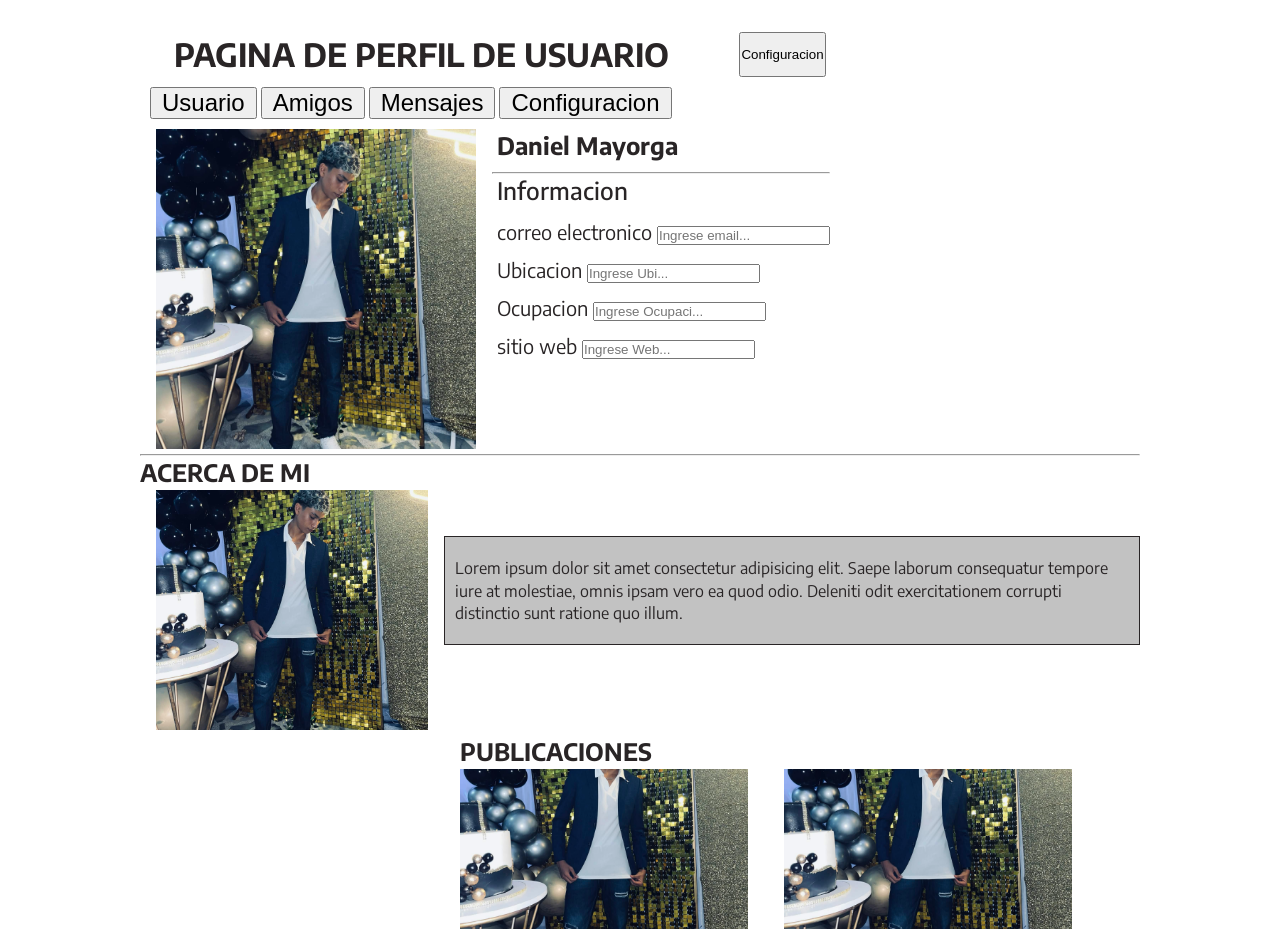
<file: views/perfil.html>
<!DOCTYPE html>
<html lang="es">
<head>
    <meta charset="UTF-8">
    <meta name="viewport" content="width=device-width, initial-scale=1.0">
    <link rel="stylesheet" href="../css/variables.css">
    <link rel="stylesheet" href="../css/perfil.css">
    <title>PerfilUsuario</title>
</head>
<body>
    <div class="general">
        <div class="hero">
            <h1>PAGINA DE PERFIL DE USUARIO</h1>
            <button class="heroButtom">Configuracion</button>
        </div>
        <div class="heroButton">
            <button class="heroButtom1">Usuario</button>
            <button class="heroButtom1">Amigos</button>
            <button class="heroButtom1">Mensajes</button>
            <button class="heroButtom1">Configuracion</button>
        </div>
        <div class="main">
            <div class="mainContent">
                <div class="mainC">
                    <img class="mainImg" src="../storage/img/perfilfoto.jpg" alt="user">
                </div>
                <div class="mainText">
                    <h2 class="mainHeader"> Daniel Mayorga </h2>
                    <hr>
                     <div class="mainInfo">
                        <h2>Informacion</h2>
                        <p>correo electronico <input type="text" placeholder="Ingrese email..."> </p>
                        <p>Ubicacion <input type="text" placeholder="Ingrese Ubi...">  </p>
                        <p>Ocupacion <input type="text" placeholder="Ingrese Ocupaci..."> </p>
                        <p>sitio web <input type="text" placeholder="Ingrese Web..."> </p>
                     </div>                   
                </div>
            </div>
        </div>
        <hr>
        <div class="art">
            <div class="artContent">
                <h2>ACERCA DE MI</h2>
                <img src="../storage/img/perfilfoto.jpg" alt="user">
            </div>
            <div class="artConten2">
                <p> Lorem ipsum dolor sit amet consectetur adipisicing elit. Saepe laborum consequatur tempore iure at molestiae, omnis ipsam vero ea quod odio. Deleniti odit exercitationem corrupti distinctio sunt ratione quo illum.</p>
            </div>
        </div>
        <div class="pu">
            <h2 class="txt"> PUBLICACIONES</h2>
            <div class="puTa">
            <img class="img1" src="../storage/img/perfilfoto.jpg" alt="">
            <img class="img1" src="../storage/img/perfilfoto.jpg" alt="">
        </div>
    </div>
</body>
</html>
</file>
<file: css/variables.css>
@font-face {
  font-family: 'Encode Sans';
  src: url('../storage/font/encode_sans/EncodeSans-Regular.ttf') format('truetype');
  font-weight: 400;
  font-style: normal;
}

@font-face {
  font-family: 'Encode Sans';
  src: url('../storage/font/encode_sans/EncodeSans-Medium.ttf') format('truetype');
  font-weight: 500;
  font-style: normal;
}

@font-face {
  font-family: 'Encode Sans';
  src: url('../storage/font/encode_sans/EncodeSans-SemiBold.ttf') format('truetype');
  font-weight: 600;
  font-style: normal;
}

@font-face {
  font-family: 'Encode Sans';
  src: url('../storage/font/encode_sans/EncodeSans-Bold.ttf') format('truetype');
  font-weight: 700;
  font-style: normal;
}

:root {
  --color01: #292526;          /* Textos principales, headers */
  --color02: #787676;          /* Textos secundarios, subtítulos */
  --color03: #A3A1A2;          /* Textos terciarios, placeholders */
  --color04: #F2F2F2;          /* Fondos claros, cards */
  --color05: #121111;          /* Botones principales, navbar, acentos fuertes */

  /* --- Colores Semánticos --- */
  --colorWhite: #FFFFFF;
  --colorBlack: #000000;
  --colorStar: #E4A70A;        /* Estrella de rating (dorado/amarillo) */
  --colorHeart: #292526;        /* Corazón favorito */
  --colorBorder: #E5E5E5;      /* Bordes sutiles */
  --colorBg: #FAFAFA;          /* Fondo general de la app */
  --colorVisa: #1A1F71;        /* Azul Visa */
  --colorBlue: #0000FF;        /*Azul Reseñas*/

  /* --- Tipografía --- */
  --fontFamily: 'Encode Sans', 'Segoe UI', sans-serif;
  --fs10: 0.625rem;           
  --fs11: 0.6875rem;         
  --fs12: 0.75rem;             
  --fs13: 0.8125rem;         
  --fs14: 0.875rem;           
  --fs16: 1rem;               
  --fs18: 1.125rem;           
  --fs20: 1.25rem;             
  --fs22: 1.375rem;           
  --fs24: 1.5rem;              

  /* --- Pesos --- */
  --fwRegular: 400;
  --fwMedium: 500;
  --fwSemiBold: 600;
  --fwBold: 700;

  /* --- Espaciado --- */
  --sp4: 4px;
  --sp6: 6px;
  --sp8: 8px;
  --sp10: 10px;
  --sp12: 12px;
  --sp14: 14px;
  --sp16: 16px;
  --sp20: 20px;
  --sp24: 24px;
  --sp32: 32px;
  --sp40: 40px;
  --sp48: 48px;

  /* --- Bordes --- */
  --radius8: 8px;
  --radius10: 10px;
  --radius12: 12px;
  --radius16: 16px;
  --radius20: 20px;
  --radius24: 24px;
  --radiusFull: 50%;
  --radiusPill: 100px;

  /* --- Sombras --- */
  --shadowSoft: 0 2px 8px rgba(0, 0, 0, 0.04);
  --shadowCard: 0 4px 12px rgba(0, 0, 0, 0.06);
  --shadowStrong: 0 8px 24px rgba(0, 0, 0, 0.10);

  /* --- Transiciones --- */
  --transition: 0.25s ease;

  /* --- Layout --- */
  --navbarH: 60px;
  --maxW: 430px;               /* Ancho máximo mobile */
}
</file>
<file: css/style.css>
/* --- RESET --- */
*,
*::before,
*::after {
  margin: 0;
  padding: 0;
  box-sizing: border-box;
}

body {
  font-family: var(--fontFamily);
  background-color: var(--colorWhite);
  color: var(--color01);
  line-height: 1.4;
  min-height: 100vh;

}

a {
  text-decoration: none;
  color: inherit;
}

img {
  max-width: 100%;
  display: block;
}

button {
  font-family: var(--fontFamily);
  cursor: pointer;
}

/* --- CONTENEDOR PRINCIPAL --- */
.appContainer {
  max-width: var(--maxW);
  margin: 0 auto;
  padding: 0 var(--sp24);
}


/* ============================================
  HEADER
   ============================================ */

.header {
  display: flex;
  justify-content: space-between;
  align-items: center;
  padding-top: var(--sp32);
  padding-bottom: var(--sp20);
}

.headerGreeting {
  display: flex;
  flex-direction: column;
}

/* "Hello, Welcome 👋" */
.greetingLabel {
  font-size: var(--fs14);
  color: var(--color02);
  font-weight: var(--fwRegular);
  margin-bottom: 2px;
}

/* Nombre del usuario: "Cristian Mayorga UwU" */
.greetingName {
  font-size: var(--fs24);
  font-weight: var(--fwBold);
  color: var(--color01);
  letter-spacing: -0.01em;
}

/* Avatar circular */
.profileAvatar {
  width: 44px;
  height: 44px;
  border-radius: var(--radiusFull);
  background-color: var(--color04);
  overflow: hidden;
  flex-shrink: 0;
}

.profileAvatar img {
  width: 100%;
  height: 100%;
  object-fit: cover;
}


/* ============================================
   BARRA DE BÚSQUEDA
   ícono lupa a la izquierda.
   ============================================ */

/* Contenedor padre: pone los dos lado a lado */
.searchRow {
  display: flex;
  align-items: center;
  gap: 20px;
  margin-bottom: var(--sp24);
}


.searchBar {
  display: flex;
  align-items: center;
  background-color: var(--color04);
  border-radius: var(--radius12);
  border: 0.5px solid var(--color03);
  padding: var(--sp12) var(--sp16);
  gap: var(--sp10);
  height: 48px;
  /* flex: 1 hace que crezca y ocupe todo el ancho restante */
  flex: 1;
}

/* Botón de multimedia */
.filterBtn {
  width: 48px;
  height: 48px;
  background-color: var(--color05);
  border-radius: var(--radius12);
  display: flex;
  align-items: center;
  justify-content: center;
  cursor: pointer;
  flex-shrink: 0;
  transition: var(--transition);
}

.filterBtn:hover {
  background-color: var(--color01);
  transform:translateY(-2px) ;
}

/* Ícono de filtro (blanco para contraste con fondo oscuro) */
.filterBtn img {
  width: 20px;
  height: 20px;
}

.searchIcon {
  width: 18px;
  height: 18px;
  flex-shrink: 0;
  opacity: 0.5;
}



.searchInput {
  border: none;
  outline: none;
  width: 100%;
  font-family: var(--fontFamily);
  font-size: var(--fs14);
  color: var(--color01);
  background: transparent;
  font-weight: var(--fwRegular);
}

.searchInput::placeholder {
  color: var(--color03);
}


.categoriesScroll {
  display: flex;
  gap: var(--sp10);
  overflow-x: auto;
  padding-bottom: var(--sp24);
  scrollbar-width: none;
}

.categoriesScroll::-webkit-scrollbar {
  display: none;
}

/* Chip base */
.categoryChip {
  flex-shrink: 0;
  display: flex;
  align-items: center;
  gap: var(--sp8);
  padding: var(--sp10) var(--sp20);
  border-radius: var(--radiusPill);
  font-size: var(--fs13);
  font-weight: var(--fwMedium);
  transition: var(--transition);
  white-space: nowrap;
  border: none;
  /* Inactivo por defecto */
  background-color: var(--color04);
  color: var(--color02);
}

/* Ícono dentro del chip */
.categoryChip img {
  width: 16px;
  height: 16px;
  object-fit: contain;
}

/* Chip ACTIVO = oscuro */
.categoryChip--active {
  background-color: var(--color05);
  color: var(--colorWhite);
}

.categoryChip:hover {
  opacity: 0.85;
}



.productsGrid {
  display: grid;
  grid-template-columns: repeat(2, 1fr);
  gap: var(--sp16);
}


.productCard {
  display: block;
  border-radius: var(--radius16);
  overflow: hidden;
  transition: var(--transition);
}

.productCard:hover {
  transform: translateY(-2px);
}

/* Contenedor de imagen */
.productImageWrap {
  position: relative;
  width: 100%;
  aspect-ratio: 3 / 4;
  border-radius: var(--radius16);
  overflow: hidden;
  background-color: var(--color04);
}

.productImage {
  width: 100%;
  height: 100%;
  object-fit: cover;
}

/* Botón favorito (corazón) - esquina sup derecha */
.favoriteBtn {
  position: absolute;
  top: var(--sp10);
  right: var(--sp10);
  width: 28px;
  height: 28px;
  display: flex;
  align-items: center;
  justify-content: center;
  transition: var(--transition);
}

.favoriteBtn:hover {
  transform: translateY(-2px);
  content: url("../storage/img/icons/icon_hover.jpg");
  border-radius: 50%;
}

.favoriteBtn img {
  background-color: var(--color05);
  padding: 5px;
  border-radius: 15px;
  width: 28px;
  height: 28px;
}

/* Info debajo de la imagen */
.productInfo {
  padding: var(--sp10) var(--sp4) var(--sp8);
}

/* Nombre del producto - "Modern Light Clothes" */
.productTitle {
  font-size: var(--fs14);
  font-weight: var(--fwSemiBold);
  color: var(--color01);
  margin-bottom: 2px;
  white-space: nowrap;
  overflow: hidden;
  text-overflow: ellipsis;
}

/* Categoría - "T-Shirt" */
.productCategory {
  font-size: var(--fs12);
  color: var(--color03);
  margin-bottom: var(--sp6);
}

/* Fila precio + rating */
.productMeta {
  display: flex;
  align-items: center;
  justify-content: space-between;
}

/* Precio "$212.99" */
.productPrice {
  font-size: var(--fs16);
  font-weight: var(--fwBold);
  color: var(--color01);
}

/* Rating "★ 5.0" */
.productRating {
  display: flex;
  align-items: center;
  gap: 4px;
  font-size: var(--fs12);
  color: var(--color02);
}

.productRating img {
  width: 12px;
  height: 12px;
}


/* ============================================
   NAVBAR INFERIOR
   Figma: Fondo blanco, 4 íconos centrados,
   ícono activo = oscuro, inactivo = gris claro.
   ============================================ */

.navbarMobile {
  position: fixed;
  bottom: 0;
  left: 0;
  right: 0;
  height: var(--navbarH);
  background-color: var(--color05);
  display: flex;
  justify-content: space-around;
  align-items: center;
  border-radius: 50px;
  border-top: 1px;
  z-index: 100;
}



.navItem {
  display: flex;
  align-items: center;
  justify-content: center;
  padding: var(--sp10);
  transition: var(--transition);
}

.navItem img {
  width: 22px;
  height: 22px;
  transition: var(--transition);
}

/* Ícono activo */
.navItem--active img {
  opacity: 1;
}


/* ============================================
   RESPONSIVE - TABLET (768px+)
   ============================================ */

@media (min-width: 768px) {
  .appContainer {
    max-width: 720px;
  }

  .productsGrid {
    grid-template-columns: repeat(3, 1fr);
    gap: var(--sp20);
  }

  .header {
    padding-top: var(--sp48);
  }

  .greetingName {
    font-size: 1.75rem;
  }

  .profileAvatar {
    width: 52px;
    height: 52px;
  }

  .searchBar {
    height: 52px;
  }
}

/* ============================================
   RESPONSIVE - DESKTOP (1024px+)
   ============================================ */

@media (min-width: 1024px) {
  .appContainer {
    max-width: 960px;
  }

  .productsGrid {
    grid-template-columns: repeat(4, 1fr);
  }

  .navbarMobile {
    background-color: var(--color05);
    max-width: 430px;
    left: 50%;
    transform: translateX(-50%);
    border-radius: 50px;
    border-top: none;
    box-shadow: 0 -4px 20px rgba(0,0,0,0.06);
  }
}
</file>
<file: css/categories.css>
.contenedor {
    display: flex;
    justify-content: space-between;
    margin: 1vw 1vw;
}

.lineas{
    height: 2px;
    background-color: var(--color01);
    border-radius: 1px;
    transition: var(--transition);
}

.lineas:nth-child(1){
    width: 22px;
}

.lineas:nth-child(2){
    width: 22px;
}

#categori{
    display: flex;
    justify-content: center;
}

.categoriTitulo{
    width: 100%;
}

.promo{
    display: flex;
    width: 99vw;
    height: 20vw;
    background-color: rgb(160, 160, 160);
    border-radius: 20px;
}

#texto{
    width: 99vw;
    display: flex;
    justify-content: center;
    align-items: center;
    font-size: 80px;
}

@media(min-width:379px){
    #categori{
        display: flex;
        justify-content: center;
    }
    
    .categoriTitulo{
        width: 100%;
    }
    
    .promo{
        display: flex;
        width: 96vw;
        height: 20vw;
        background-color: rgb(160, 160, 160);
        border-radius: 20px;
    }
    
    #texto{
        width: 99vw;
        display: flex;
        justify-content: center;
        align-items: center;
        font-size: 20px;
    }
}

.tarjetas{
    display: grid;
    grid-template-columns: repeat(3, 1fr);
    gap: var(--sp16);
    margin-top: 1vw;
}

#dress{
    display: block;
    border-radius: var(--radius16);
    overflow: hidden;
    transition: var(--transition);
}


#dress :hover{
    transform: translateY(-2px);
}
</file>
<file: css/checkout.css>
/* ============================================
   checkout.css - Página de Checkout
   ============================================
   Fiel al diseño Figma de Nam Design
   ============================================ */

/* --- RESET --- */
*,
*::before,
*::after {
  margin: 0;
  padding: 0;
  box-sizing: border-box;
}

body {
  font-family: var(--fontFamily);
  background-color: var(--colorWhite);
  color: var(--color01);
  line-height: 1.4;
  min-height: 100vh;
  -webkit-font-smoothing: antialiased;
}

a {
  text-decoration: none;
  color: inherit;
}

img {
  max-width: 100%;
  display: block;
}

button {
  font-family: var(--fontFamily);
  cursor: pointer;
}


/* ============================================
   HEADER
   Figma: < (atrás)   "Checkout"   ≡ (hamburguesa)
   ============================================ */

.checkoutHeader {
  display: flex;
  align-items: center;
  justify-content: space-between;
  padding: var(--sp16) var(--sp24);
  background-color: var(--colorWhite);
  position: sticky;
  top: 0;
  z-index: 50;
}

/* Botón atrás */
.backBtn {
  width: 36px;
  height: 36px;
  display: flex;
  align-items: center;
  justify-content: center;
  border: none;
  background: none;
  cursor: pointer;
}

.backBtn img {
  width: 20px;
  height: 20px;
}

/* Título "Checkout" */
.checkoutTitle {
  font-size: var(--fs18);
  font-weight: var(--fwBold);
  color: var(--color01);
}

/* Botón hamburguesa - Figma: 2 líneas (= icon) */
.menuBtn {
  width: 36px;
  height: 36px;
  display: flex;
  flex-direction: column;
  align-items: flex-end;
  justify-content: center;
  gap: 5px;
  background: none;
  border: none;
  cursor: pointer;
  padding: 6px;
}

.menuLine {
  height: 2px;
  background-color: var(--color01);
  border-radius: 1px;
  transition: var(--transition);
}

.menuLine:nth-child(1) {
  width: 22px;
}

.menuLine:nth-child(2) {
  width: 16px;
}


/* ============================================
   CONTENIDO PRINCIPAL
   ============================================ */

.checkoutContent {
  max-width: var(--maxW);
  margin: 0 auto;
  padding: var(--sp8) var(--sp24);
  padding-bottom: 120px;
}


/* ============================================
   TARJETA DE PRODUCTO EN CARRITO
   ============================================ */

.cartItem {
  display: flex;
  align-items: center;
  gap: var(--sp14);
  padding: var(--sp14) 0;
  border-bottom: 1px solid var(--color04);
}

.cartItemImage {
  width: 70px;
  height: 70px;
  border-radius: var(--radius12);
  overflow: hidden;
  background-color: var(--color04);
  flex-shrink: 0;
}

.cartItemImage img {
  width: 100%;
  height: 100%;
  object-fit: cover;
}

.cartItemInfo {
  flex: 1;
  min-width: 0;
}

.cartItemTop {
  display: flex;
  align-items: flex-start;
  justify-content: space-between;
  gap: var(--sp8);
  margin-bottom: 2px;
}

.cartItemTitle {
  font-size: var(--fs14);
  font-weight: var(--fwSemiBold);
  color: var(--color01);
  white-space: nowrap;
  overflow: hidden;
  text-overflow: ellipsis;
}

.cartItemMenu {
  width: 24px;
  height: 24px;
  display: flex;
  align-items: center;
  justify-content: center;
  border: none;
  background: none;
  cursor: pointer;
  flex-shrink: 0;
  color: var(--color03);
  font-size: var(--fs16);
  letter-spacing: 2px;
}

.cartItemMenu img {
  width: 18px;
  height: 18px;
  opacity: 0.5;
}

.cartItemCategory {
  font-size: var(--fs12);
  color: var(--color03);
  margin-bottom: var(--sp6);
}

.cartItemBottom {
  display: flex;
  align-items: center;
  justify-content: space-between;
}

.cartItemPrice {
  font-size: var(--fs16);
  font-weight: var(--fwBold);
  color: var(--color01);
}

.cartQty {
  display: flex;
  align-items: center;
  gap: var(--sp12);
}

.cartQtyBtn {
  width: 24px;
  height: 24px;
  border-radius: var(--radiusFull);
  border: 1px solid var(--colorBorder);
  background: transparent;
  display: flex;
  align-items: center;
  justify-content: center;
  cursor: pointer;
  transition: var(--transition);
  font-size: var(--fs14);
  color: var(--color01);
  font-family: var(--fontFamily);
}

.cartQtyBtn img {
  width: 12px;
  height: 12px;
}

.cartQtyBtn:hover {
  border-color: var(--color01);
}

.cartQtyNum {
  font-size: var(--fs14);
  font-weight: var(--fwSemiBold);
  min-width: 14px;
  text-align: center;
}


/* ============================================
   SHIPPING INFORMATION
   ============================================ */

.shippingSection {
  margin-top: var(--sp24);
  margin-bottom: var(--sp24);
}

.sectionLabel {
  font-size: var(--fs16);
  font-weight: var(--fwBold);
  color: var(--color01);
  margin-bottom: var(--sp14);
}

.paymentCard {
  display: flex;
  align-items: center;
  gap: var(--sp12);
  background-color: var(--color04);
  border-radius: var(--radius12);
  padding: var(--sp12) var(--sp16);
}

.visaBadge {
  background-color: var(--colorVisa);
  color: var(--colorWhite);
  font-size: var(--fs10);
  font-weight: var(--fwBold);
  padding: 4px 8px;
  border-radius: var(--radius8);
  letter-spacing: 0.5px;
  flex-shrink: 0;
}

.visaBadge img {
  height: 14px;
  width: auto;
}

.paymentNumber {
  flex: 1;
  font-size: var(--fs14);
  color: var(--color02);
  font-weight: var(--fwMedium);
  letter-spacing: 1px;
}

.paymentDropdown {
  width: 20px;
  height: 20px;
  display: flex;
  align-items: center;
  justify-content: center;
}

.paymentDropdown img {
  width: 14px;
  height: 14px;
  opacity: 0.5;
}


/* ============================================
   RESUMEN DE COMPRA
   ============================================ */

.checkoutSummary {
  padding-top: var(--sp20);
  border-top: 1px solid var(--color04);
}

.summaryRow {
  display: flex;
  justify-content: space-between;
  align-items: center;
  padding: var(--sp6) 0;
}

.summaryLabel {
  font-size: var(--fs14);
  color: var(--color02);
  font-weight: var(--fwRegular);
}

.summaryValue {
  font-size: var(--fs14);
  font-weight: var(--fwMedium);
  color: var(--color01);
}

.summaryDivider {
  border: none;
  border-top: 1px solid var(--color04);
  margin: var(--sp12) 0;
}

.summaryRow--total .summaryLabel {
  font-size: var(--fs16);
  font-weight: var(--fwSemiBold);
  color: var(--color01);
}

.summaryRow--total .summaryValue {
  font-size: var(--fs18);
  font-weight: var(--fwBold);
  color: var(--color01);
}


/* ============================================
   BOTÓN "PAY"
   ============================================ */

.payBtnWrap {
  position: fixed;
  bottom: 0;
  left: 0;
  right: 0;
  padding: var(--sp16) var(--sp24);
  background: linear-gradient(transparent, var(--colorWhite) 30%);
  z-index: 50;
}

.payBtn {
  display: flex;
  align-items: center;
  justify-content: center;
  width: 100%;
  max-width: var(--maxW);
  margin: 0 auto;
  padding: var(--sp16);
  background-color: var(--color05);
  color: var(--colorWhite);
  border: none;
  border-radius: var(--radiusPill);
  font-size: var(--fs16);
  font-weight: var(--fwSemiBold);
  font-family: var(--fontFamily);
  cursor: pointer;
  transition: var(--transition);
}

.payBtn:hover {
  background-color: var(--color01);
}


/* ============================================
   MENÚ MÓVIL HAMBURGUESA
   Se abre desde la derecha con :target
   ============================================ */

/* Contenedor general: cubre toda la pantalla */
.mobileMenu {
  position: fixed;
  top: 0;
  left: 0;
  right: 0;
  bottom: 0;
  z-index: 300;
  visibility: hidden;
}

/* Cuando está activo (:target) se hace visible */
.mobileMenu:target {
  visibility: visible;
}

/* Fondo oscuro semitransparente (clic aquí cierra) */
.mobileMenuOverlay {
  position: absolute;
  top: 0;
  left: 0;
  right: 0;
  bottom: 0;
  background-color: rgba(18, 17, 17, 0);
  transition: background-color 0.3s ease;
}

.mobileMenu:target .mobileMenuOverlay {
  background-color: rgba(18, 17, 17, 0.5);
}

/* Panel que se desliza desde la derecha */
.mobileMenuPanel {
  position: absolute;
  top: 0;
  right: 0;
  width: 260px;
  height: 100%;
  background-color: var(--colorWhite);
  padding: var(--sp24);
  transform: translateX(100%);
  transition: transform 0.3s ease;
  box-shadow: -4px 0 20px rgba(0, 0, 0, 0.1);
}

/* Cuando se abre, el panel entra a escena */
.mobileMenu:target .mobileMenuPanel {
  transform: translateX(0);
}

/* Header del menú: título + botón cerrar (✕) */
.mobileMenuHeader {
  display: flex;
  justify-content: space-between;
  align-items: center;
  margin-bottom: var(--sp32);
  padding-bottom: var(--sp16);
  border-bottom: 1px solid var(--color04);
}

.mobileMenuTitle {
  font-size: var(--fs18);
  font-weight: var(--fwBold);
  color: var(--color01);
}

/* Botón ✕ para cerrar */
.mobileMenuClose {
  width: 32px;
  height: 32px;
  display: flex;
  align-items: center;
  justify-content: center;
  font-size: var(--fs16);
  color: var(--color02);
  border-radius: var(--radiusFull);
  transition: var(--transition);
}

.mobileMenuClose:hover {
  background-color: var(--color04);
  color: var(--color01);
}

/* Cada enlace del menú */
.mobileMenuItem {
  display: flex;
  align-items: center;
  gap: var(--sp14);
  padding: var(--sp14) var(--sp12);
  border-radius: var(--radius12);
  font-size: var(--fs14);
  font-weight: var(--fwMedium);
  color: var(--color02);
  transition: var(--transition);
  margin-bottom: var(--sp4);
}

.mobileMenuItem img {
  width: 20px;
  height: 20px;
}

.mobileMenuItem:hover {
  background-color: var(--color04);
  color: var(--color01);
}

/* Enlace activo (Cart en este caso) */
.mobileMenuItem--active {
  background-color: var(--color05);
  color: var(--colorWhite);
}

.mobileMenuItem--active img {
  opacity: 1;
  filter: brightness(0) invert(1);
}


/* ============================================
   MODAL DE CONFIRMACIÓN
   ============================================ */

.confirmModal {
  position: fixed;
  top: 0;
  left: 0;
  right: 0;
  bottom: 0;
  background-color: rgba(18, 17, 17, 0.5);
  display: flex;
  align-items: center;
  justify-content: center;
  z-index: 200;
  opacity: 0;
  visibility: hidden;
  transition: var(--transition);
  padding: var(--sp24);
}

.confirmModal:target {
  opacity: 1;
  visibility: visible;
}

.confirmModalContent {
  background-color: var(--colorWhite);
  border-radius: var(--radius24);
  padding: var(--sp40) var(--sp32);
  width: 100%;
  max-width: 340px;
  text-align: center;
  transform: scale(0.9);
  transition: transform 0.3s ease;
}

.confirmModal:target .confirmModalContent {
  transform: scale(1);
}

.confirmIcon {
  width: 72px;
  height: 72px;
  border-radius: var(--radiusFull);
  background-color: var(--color04);
  display: flex;
  align-items: center;
  justify-content: center;
  margin: 0 auto var(--sp20);
}

.confirmIcon img {
  width: 100%;
  height: 100%;
}

.confirmTitle {
  font-size: var(--fs20);
  font-weight: var(--fwBold);
  color: var(--color01);
  margin-bottom: var(--sp10);
}

.confirmText {
  font-size: var(--fs14);
  color: var(--color02);
  line-height: 1.6;
  margin-bottom: var(--sp24);
}

.confirmBtn {
  display: inline-block;
  padding: var(--sp14) var(--sp40);
  background-color: var(--color05);
  color: var(--colorWhite);
  border-radius: var(--radiusPill);
  font-size: var(--fs14);
  font-weight: var(--fwSemiBold);
  transition: var(--transition);
}

.confirmBtn:hover {
  background-color: var(--color01);
}


/* ============================================
   RESPONSIVE
   ============================================ */

@media (min-width: 768px) {
  .checkoutContent {
    max-width: 580px;
  }

  .checkoutHeader {
    max-width: 580px;
    margin: 0 auto;
  }

  .cartItemImage {
    width: 80px;
    height: 80px;
  }
}

@media (min-width: 1024px) {
  .checkoutContent {
    max-width: 820px;
    display: grid;
    grid-template-columns: 1.2fr 1fr;
    gap: var(--sp40);
    align-items: start;
    padding-bottom: var(--sp40);
  }

  .checkoutHeader {
    max-width: 820px;
  }

  .payBtnWrap {
    position: relative;
    padding: 0;
    background: none;
    margin-top: var(--sp20);
  }

  .cartItemsSection {
    order: 1;
  }

  .checkoutSidebar {
    order: 2;
    position: sticky;
    top: 80px;
  }
}
</file>
<file: css/comentario.css>
*,
*::before,
*::after {
  margin: 0;
  padding: 0;
  box-sizing: border-box;
}

body {
  font-family: var(--fontFamily);
  background-color: var(--colorWhite);
  color: var(--color01);
  min-height: 100vh;
}

a {
  text-decoration: none;
  color: inherit;
}

.upContent {
  display: flex;
  justify-content:center;
  margin: 0 auto;
  padding: 0 10rem;
  gap: 3rem;
}

.upContentLogo img {
  height: 90px;
  width: 90px;
  object-fit: cover;
}

.upContentPerfil {
  height: 90px;
  width: 90px;
  border-radius: 50px;
  object-fit: cover;
}

.upContentColombia {
  height: 90px;
  width: 90px;
  border-radius: 50px;
  object-fit: cover;
}



.hero1 {
  margin-top: 20px;
  display: grid;
  grid-template-columns: repeat(4, 1fr);
  grid-template-rows: repeat(4, 1fr);
  gap: 5px;
}

.heroImagen {
  grid-column: span 2 / span 2;
  grid-row: span 4 / span 4;
  
}

.heroImagen img {
  display: block;
  margin: 0 auto;
  border-radius: 20px;
  filter: drop-shadow(10px 10px 15px rgba(6, 75, 204, 0.5));
  width: 460px;
  min-height: auto ;
  object-fit: cover;
}

.heroContent {
  grid-column: span 2 / span 2;
  grid-row: span 2 / span 2;
  grid-column-start: 3;
}

.heroContent p {
  font-weight: var(--fwSemiBold);
  font-size: 40px;
  line-height: 1.5;
}

.heroContentPrice {
  grid-column: span 2 / span 2;
  grid-column-start: 3;
  grid-row-start: 3;
}

.heroContentPrice img {
  width: 3.5rem;
  height: 3.5rem;
  border-radius: 100%;
  object-fit: cover;
  margin-left: 10px;
}

.heroContentCompra {
  grid-column: span 2 / span 2;
  grid-column-start: 3;
  grid-row-start: 4;
}

.heroButton {
  display: block;
  margin: 0 auto;
  padding: 20px 80px;
  border: none;
  color: rgb(255, 255, 255);
  background: orange;
  border-radius: 60px;
  font-size: 40px;
  cursor: pointer;
  transition: 0.3s;
}

.heroButton:hover {
  padding: 20px 100px;
  background-color: rgb(249, 176, 39);
}



.comentarios {
  margin-top: 20px;
    display: grid;
    grid-template-columns: repeat(6, 1fr);
    grid-template-rows: repeat(4, 1fr);
    gap: 8px;

}

.comentario1 {
    grid-column: span 2 / span 2;
    grid-row: span 2 / span 2;
    grid-column-start: 2;
}

.img {
  width: 100px;
  height: 100px;
  background-color: rgb(169, 212, 212);

}


.comentario2 {
    grid-column: span 2 / span 2;
    grid-row: span 2 / span 2;
    grid-column-start: 4;
}


.comentario3 {
    grid-column: span 2 / span 2;
    grid-row: span 2 / span 2;
    grid-column-start: 2;
    grid-row-start: 3;
}

.comentario4 {
    grid-column: span 2 / span 2;
    grid-row: span 2 / span 2;
    grid-column-start: 4;
    grid-row-start: 3;
}
</file>
<file: css/detail.css>
*,
*::before,
*::after {
  margin: 0;
  padding: 0;
  box-sizing: border-box;
}

body {
  font-family: var(--fontFamily);
  background-color: var(--colorWhite);
  color: var(--color01);
  line-height: 1.4;
  min-height: 100vh;
  -webkit-font-smoothing: antialiased;
}

a {
  text-decoration: none;
  color: inherit;
}

img {
  max-width: 100%;
  display: block;
}


/* ============================================
   TOP BAR - Botones flotantes
   ============================================ */

.topBar {
  position: absolute;
  top: 0;
  left: 0;
  right: 0;
  display: flex;
  justify-content: space-between;
  align-items: center;
  padding: var(--sp20) var(--sp24);
  z-index: 10;
}

.topBarBtnF img:hover {
  content: url("../storage/img/icons/corazon.png");
  border-radius:50%;
  width: 30px;
  height: 30px;
}

/* Botón circular transparente con ícono */
.topBarBtnF, .topBarBtnV {
  width: 40px;
  height: 40px;
  border-radius: var(--radiusFull);
  display: flex;
  align-items: center;
  justify-content: center;
  transition: var(--transition);
  border: none;
  cursor: pointer;
  /* Fondo semitransparente para legibilidad */
  background-color: rgba(255, 255, 255, 0.6);
  backdrop-filter: blur(4px);
}

.topBarBtnV img, .topBarBtnF img{
  width: 25px;
  height: 25px;
}




/* ============================================
   IMAGEN PRINCIPAL
   Figma: Imagen ocupa la mitad superior aprox
   ============================================ */

.productHero {
  position: relative;
  width: 100%;
  aspect-ratio: 3 / 4;
  max-height: 58vh;
  background-color: var(--color04);
  overflow: hidden;
}

.productHero .productImage {
  width: 100%;
  height: 100%;
  object-fit: cover;
}


/* ============================================
   PANEL DE INFORMACIÓN
   Figma: Panel blanco con bordes redondeados
   arriba, se superpone sobre la imagen.
   ============================================ */

.detailPanel {
  position: relative;
  margin-top: -28px;
  background-color: var(--colorWhite);
  border-radius: var(--radius24) var(--radius24) 0 0;
  padding: var(--sp32) var(--sp24);
  padding-bottom: 110px;
  min-height: 46vh;
}

/* === Título: "Light Dress Bless" === */
.detailTitle {
  font-size: var(--fs22);
  font-weight: var(--fwBold);
  color: var(--color01);
  margin-bottom: var(--sp8);
}

/* === Rating + Reviews === */
.detailRatingRow {
  display: flex;
  align-items: center;
  gap: var(--sp8);
  margin-bottom: var(--sp20);
}

.detailStar {
  width: 16px;
  height: 16px;
}

.detailRatingNum {
  font-size: var(--fs14);
  font-weight: var(--fwSemiBold);
  color: var(--color01);
}

.detailReviews {
  font-size: var(--fs13);
  color: var(--colorBlue);
}

/* === Selector de Cantidad: - 1 + === */
.quantityRow {
  display: flex;
  align-items: center;
  justify-content: space-between;
  margin-bottom: var(--sp20);
}

.quantitySelector {
  display: flex;
  align-items: center;
  gap: var(--sp16);
}

/* Botones + y - (círculos con borde) */
.qtyBtn {
  width: 32px;
  height: 32px;
  border-radius: var(--radiusFull);
  border: 1.5px solid var(--color03);
  background: transparent;
  display: flex;
  align-items: center;
  justify-content: center;
  cursor: pointer;
  transition: var(--transition);
  color: var(--color01);
  font-size: var(--fs18);
  font-family: var(--fontFamily);
}

.qtyBtn:hover {
  border-color: var(--color01);
}

.qtyBtn img {
  width: 14px;
  height: 14px;
}

.qtyNumber {
  font-size: var(--fs18);
  font-weight: var(--fwSemiBold);
  color: var(--color01);
  min-width: 20px;
  text-align: center;
}


/* === Descripción del producto === */
.detailDescription {
  font-size: var(--fs14);
  color: var(--color02);
  line-height: 1.7;
  margin-bottom: var(--sp4);
}

/* "Read More..." link */
.readMoreLink {
  font-size: var(--fs14);
  font-weight: var(--fwBold);
  color: var(--color01);
  cursor: pointer;
  display: inline;
}

.readMoreLink:hover {
  text-decoration: underline;
}


/* === Separador === */
.detailDivider {
  border: none;
  border-top: 1px solid var(--color04);
  margin: var(--sp20) 0;
}


.selectorRow {
  display: flex;
  align-items: flex-start;
  justify-content: space-between;
  gap: var(--sp24);
}

.selectorGroup {
  flex: 1;
}

.selectorLabel {
  font-size: var(--fs14);
  font-weight: var(--fwSemiBold);
  color: var(--color01);
  margin-bottom: var(--sp12);
}

.sizeSelector {
  display: flex;
  gap: var(--sp10);
}

/* Cada opción de talla = círculo */
.sizeOption {
  width: 36px;
  height: 36px;
  border-radius: var(--radiusFull);
  border: 1px solid var(--colorBorder);
  display: flex;
  align-items: center;
  justify-content: center;
  font-size: var(--fs13);
  font-weight: var(--fwMedium);
  color: var(--color02);
  cursor: pointer;
  transition: var(--transition);
  background-color: transparent;
}

.sizeOption:hover {
  border-color: var(--color01);
  color: var(--color03);
}

/* Talla seleccionada = fondo oscuro, texto blanco */
.sizeOption--active {
  background-color: var(--color05);
  border-color: var(--color05);
  color: var(--colorWhite);
}


/* ============================================
   COLOR SELECTOR
   Figma: Círculos de color sólido.
   Seleccionado = borde exterior.
   ============================================ */

.colorSelector {
  display: flex;
  gap: var(--sp10);
}

.colorOption {
  width: 36px;
  height: 36px;
  border-radius: var(--radiusFull);
  cursor: pointer;
  transition: var(--transition);
  border: 2px solid transparent;
  outline: 2px solid transparent;
  outline-offset: 2px;
}

.colorOption:hover {
  outline-color: var(--colorBorder);
}

/* Color seleccionado */
.colorOption--active {
  outline-color: var(--color01);
}

/* Colores del Figma */
.colorOption--gray   { background-color: #A3A1A2; }
.colorOption--dark   { background-color: #292526; }
.colorOption--black  { background-color: #121111; }


/* ============================================
   BOTÓN "ADD TO CART"
   Figma: Barra oscura redondeada, texto blanco,
   precio + precio tachado.
   ============================================ */

.buyButtonWrap {
  position: fixed;
  bottom: 0;
  left: 0;
  right: 0;
  padding: var(--sp16) var(--sp24);
  background: linear-gradient(transparent, var(--colorWhite) 30%);
  z-index: 50;
}

.buyButton {
  display: flex;
  align-items: center;
  justify-content: center;
  gap: var(--sp10);
  width: 100%;
  max-width: var(--maxW);
  margin: 0 auto;
  padding: var(--sp16) var(--sp24);
  background-color: var(--color05);
  color: var(--colorWhite);
  border: none;
  border-radius: var(--radiusPill);
  font-size: var(--fs16);
  font-weight: var(--fwSemiBold);
  font-family: var(--fontFamily);
  cursor: pointer;
  transition: var(--transition);
}

.buyButton:hover {
  background-color: var(--color01);
}

.buyButton img {
  width: 18px;
  height: 18px;
  filter: brightness(0) invert(1);
}

/* Precio actual */
.buyBtnPrice {
  font-weight: var(--fwBold);
}

/* Precio tachado (original) */
.buyBtnOldPrice {
  font-size: var(--fs13);
  color: var(--color03);
  text-decoration: line-through;
  font-weight: var(--fwRegular);
}


/* ============================================
   MODAL "READ MORE"
   ============================================ */

.modal {
  position: fixed;
  top: 0;
  left: 0;
  right: 0;
  bottom: 0;
  background-color: rgba(18, 17, 17, 0.5);
  display: flex;
  align-items: flex-end;
  justify-content: center;
  z-index: 200;
  opacity: 0;
  visibility: hidden;
  transition: var(--transition);
}

.modal:target {
  opacity: 1;
  visibility: visible;
}

.modalContent {
  background-color: var(--colorWhite);
  border-radius: var(--radius24) var(--radius24) 0 0;
  padding: var(--sp32) var(--sp24);
  text-align: center;
  width: 100%;
  max-width: var(--maxW);
  max-height: 70vh;
  overflow-y: auto;
  transform: translateY(100%);
  transition: transform 0.3s ease;
}

.modal:target .modalContent {
  transform: translateY(0);
}

.modalHandle {
  width: 40px;
  height: 4px;
  background-color: var(--color04);
  border-radius: 2px;
  margin: 0 auto var(--sp20);
}

.modalTitle {
  font-size: var(--fs20);
  font-weight: var(--fwBold);
  margin-bottom: var(--sp16);
  color: var(--color01);
}

.modalText {
  font-size: var(--fs14);
  color: var(--color02);
  line-height: 1.8;
  margin-bottom: var(--sp16);
}

.modalClose {
  display: inline-block;
  padding: var(--sp12) var(--sp32);
  background-color: var(--color05);
  color: var(--colorWhite);
  border-radius: var(--radiusPill);
  font-size: var(--fs14);
  font-weight: var(--fwSemiBold);
  transition: var(--transition);
}

.modalClose:hover {
  background-color: var(--color01);
}


/* ============================================
   RESPONSIVE
   ============================================ */

@media (min-width: 768px) {
  .detailLayout {
    display: flex;
    max-width: 860px;
    margin: 0 auto;
  }

  .productHero {
    width: 45%;
    max-height: none;
    aspect-ratio: 3 / 5;
    flex-shrink: 0;
    border-radius: 0 0 var(--radius24) 0;
  }

  .detailPanel {
    margin-top: 0;
    border-radius: 0;
    width: 55%;
    min-height: auto;
    padding: var(--sp40) var(--sp32);
    padding-bottom: var(--sp32);
  }

  .topBar {
    padding: var(--sp24) var(--sp24);
  }

  .buyButtonWrap {
    position: relative;
    padding: 0;
    background: none;
    margin-top: var(--sp20);
  }
}

@media (min-width: 1024px) {
  .detailLayout {
    max-width: 1000px;
    gap: var(--sp32);
    padding: var(--sp40);
  }

  .productHero {
    border-radius: var(--radius24);
  }
}
</file>
<file: css/perfil.css>
*,
*::before,
*::after {
  margin: 0;
  padding: 0;
  box-sizing: border-box;
}

body {
    font-family: var(--fontFamily);
    background-color: var(--colorWhite);
    color: var(--color01);
    line-height: 1.4;
    min-height: 100vh;
  
  }

.general {
    max-width: 1000px;
    margin: 0 auto;
    justify-content: center;
    padding-top: var(--sp32);
}

.hero {
    display: flex;
    justify-content: center;
    gap: 70px;
}
.heroButton {
    margin: 10px;
}

.heroButtom1 {
    font-size: 1.5rem;
    padding: 0px 10px;
}

.mainContent {
    display: flex;

}

.mainImg {
    width:20rem;
    height:20rem;
    margin: 0 1rem ; 
    object-fit: cover;
}
.mainHeader{
    margin: 0 0 10px 5px;
}

.mainInfo h2{
    font-weight: var(--fwMedium);
    margin: 0 0 10px 5px;
}

.mainInfo p {
    font-size: 20px;
    margin: 0 0 10px 5px;
}

.art {
    display: flex;
}

.artConten2 {
    margin-top: 5rem;
}

.artConten2 p {
    background-color: rgba(0, 0, 0, 0.24);
    padding: 20px 10px;
    border: 1px solid
}

.artContent img{
    width: 17rem;
    height:15rem;
    margin: 0 1rem ; 
    object-fit: cover;
}

.txt{
    margin-left:20rem;
}

.puTa{
    margin-left: 19rem;
}

.img1 {
    width: 18rem;
    height:10rem;
    margin: 0 1rem ; 
    object-fit: cover;
}

@media (min-width: 768px) {
    .hero {
      max-width: 720px;
    }
  
    .pu {
      grid-template-columns: repeat(3, 1fr);
      gap: var(--sp20);
    }
  
    .header {
      padding-top: var(--sp48);
    }
  
    .greetingName {
      font-size: 1.75rem;
    }
  
    .profileAvatar {
      width: 52px;
      height: 52px;
    }
  
    .searchBar {
      height: 52px;
    }
  }
</file>
